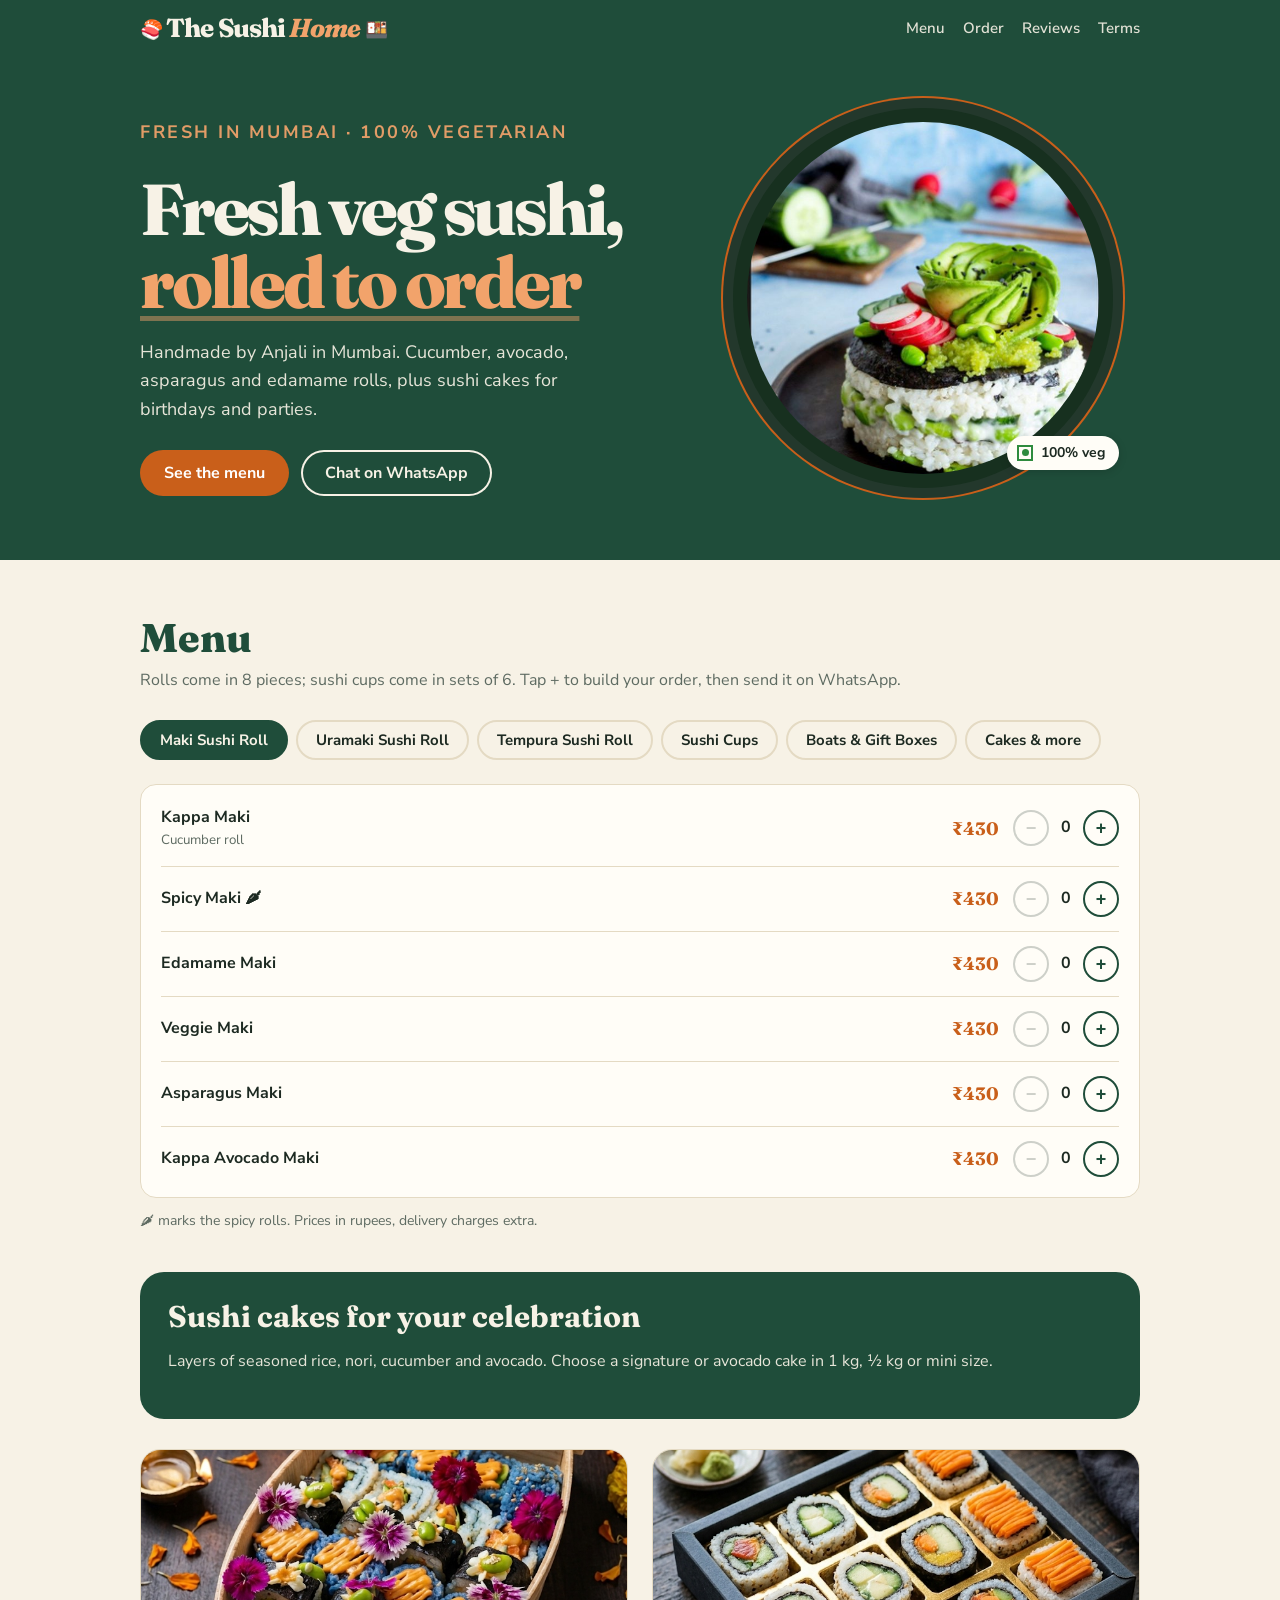
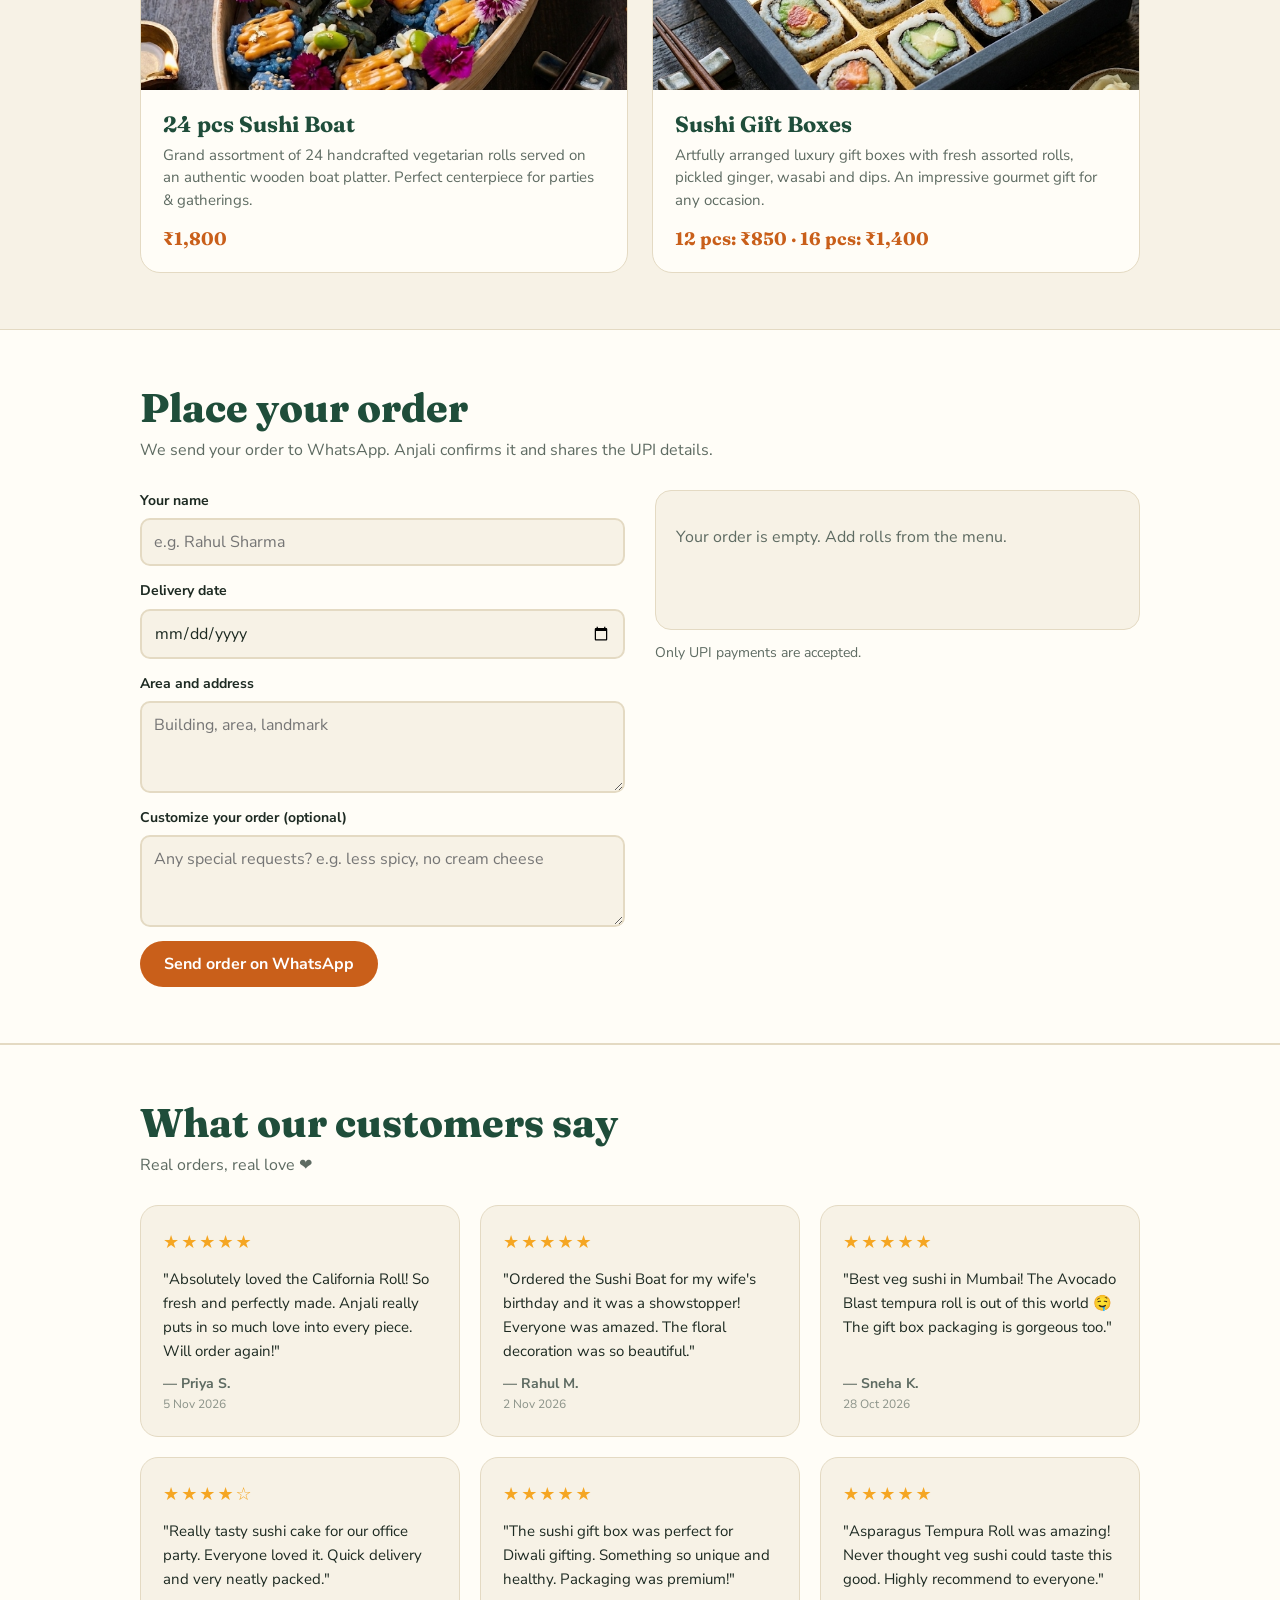
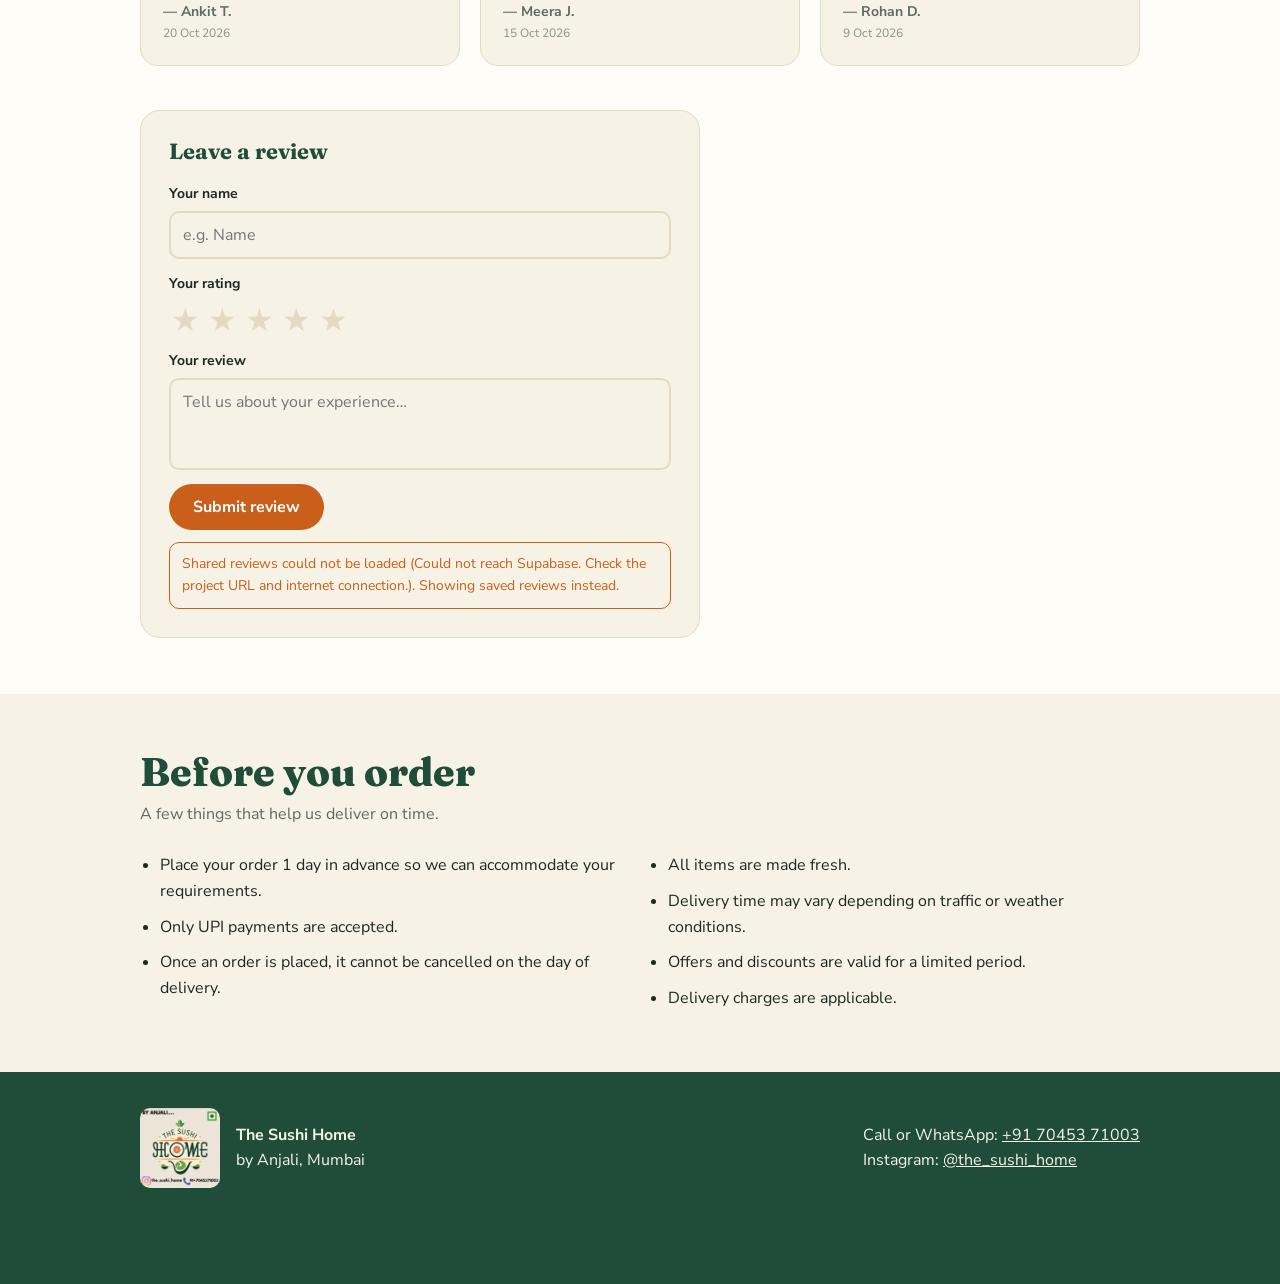
<file: index.html>
<!DOCTYPE html>
<html lang="en">

<head>
  <meta charset="utf-8">
  <meta name="viewport" content="width=device-width, initial-scale=1, viewport-fit=cover">
  <title>The Sushi Home – Fresh veg sushi, made to order</title>
  <meta name="description"
    content="Fresh vegetarian sushi handcrafted to order by Anjali in Mumbai. Authentic maki, uramaki, tempura rolls, and sushi cakes.">
  <link rel="icon" type="image/jpeg" href="images/logo.jpg">

  <!-- Open Graph / Meta -->
  <meta property="og:title" content="The Sushi Home – Fresh veg sushi, made to order">
  <meta property="og:description"
    content="Handmade by Anjali in Mumbai. 100% veg cucumber, avocado, asparagus, tempura rolls & sushi cakes.">
  <meta property="og:image" content="images/hero-sushi.jpg">
  <meta property="og:type" content="website">

  <link rel="preconnect" href="https://fonts.googleapis.com">
  <link rel="preconnect" href="https://fonts.gstatic.com" crossorigin>
  <link rel="stylesheet"
    href="https://fonts.googleapis.com/css2?family=Fraunces:opsz,wght@9..144,600;9..144,800&family=Nunito+Sans:wght@400;600;700&display=swap">
  <link rel="stylesheet" href="styles.css">
</head>

<body>
  <header>
    <div class="wrap">
      <a class="brand" href="#top"><span class="brand-sushi" aria-hidden="true">🍣</span> The Sushi <span>Home</span> <span class="brand-sushi" aria-hidden="true">🍱</span></a>
      <nav id="nav">
        <a href="#menu">Menu</a>
        <a href="#order">Order</a>
        <a href="#reviews">Reviews</a>
        <a href="#terms">Terms</a>
      </nav>
      <button class="hamburger" id="hamburger" aria-label="Open menu" aria-expanded="false">☰</button>
    </div>
  </header>

  <main id="top">
    <!-- Hero Section -->
    <div class="hero">
      <div class="wrap">
        <div>
          <p class="hero-kicker">Fresh in Mumbai · 100% vegetarian</p>
          <h1 id="hero-title" aria-live="polite">Fresh veg sushi, <span>rolled to order</span></h1>
          <p>Handmade by Anjali in Mumbai. Cucumber, avocado, asparagus and edamame rolls, plus sushi cakes for
            birthdays and parties.</p>
          <div class="row">
            <a class="btn" href="#menu">See the menu</a>
            <a class="btn ghost"
              href="https://wa.me/917045371003?text=Hi%20The%20Sushi%20Home%2C%20I%E2%80%99d%20like%20to%20order."
              target="_blank" rel="noopener">Chat on WhatsApp</a>
          </div>
        </div>
        <div class="disc">
          <img src="images/hero-sushi.jpg" alt="Avocado sushi cake with radish, edamame and nori">
          <div class="veg"><i></i>100% veg</div>
        </div>
      </div>
    </div>

    <!-- Menu Section -->
    <section id="menu">
      <div class="wrap">
        <h2>Menu</h2>
        <p class="sub">Rolls come in 8 pieces; sushi cups come in sets of 6. Tap + to build your order, then send it on WhatsApp.</p>
        <div class="tabs" role="tablist" id="tabs"></div>
        <div class="list" id="list"></div>
        <p class="note">🌶 marks the spicy rolls. Prices in rupees, delivery charges extra.</p>

        <div class="cake">
          <div>
            <h3>Sushi cakes for your celebration</h3>
            <p>Layers of seasoned rice, nori, cucumber and avocado. Choose a signature or avocado cake in 1 kg, ½ kg or
              mini size.</p>
          </div>
        </div>

        <!-- Party Boats & Gift Boxes Showcase -->
        <div class="feature-grid">
          <div class="feature-card">
            <img src="images/sushi-boat.jpg" alt="24 pcs Sushi Boat Platter">
            <div class="feature-card-body">
              <h3>24 pcs Sushi Boat</h3>
              <p>Grand assortment of 24 handcrafted vegetarian rolls served on an authentic wooden boat platter. Perfect
                centerpiece for parties & gatherings.</p>
              <div class="feature-price">₹1,800</div>
            </div>
          </div>
          <div class="feature-card">
            <img src="images/sushi-gift-box.jpg" alt="Sushi Gift Box">
            <div class="feature-card-body">
              <h3>Sushi Gift Boxes</h3>
              <p>Artfully arranged luxury gift boxes with fresh assorted rolls, pickled ginger, wasabi and dips. An
                impressive gourmet gift for any occasion.</p>
              <div class="feature-price">12 pcs: ₹850 · 16 pcs: ₹1,400</div>
            </div>
          </div>
        </div>
      </div>
    </section>

    <!-- Order Section -->
    <section class="order" id="order">
      <div class="wrap">
        <h2>Place your order</h2>
        <p class="sub">We send your order to WhatsApp. Anjali confirms it and shares the UPI details.</p>
        <div class="grid">
          <form id="f" onsubmit="return false">
            <label>
              Your name
              <input id="nm" name="name" autocomplete="name" placeholder="e.g. Rahul Sharma" maxlength="100" required>
            </label>
            <label>
              Delivery date
              <input id="dt" name="date" type="date" required>
            </label>
            <label>
              Area and address
              <textarea id="ad" name="address" rows="3" maxlength="500" placeholder="Building, area, landmark" required></textarea>
            </label>
            <label>
              Customize your order <span class="optional-label">(optional)</span>
              <textarea id="custom" name="customization" rows="3" maxlength="1000"
                placeholder="Any special requests? e.g. less spicy, no cream cheese"></textarea>
            </label>
            <button class="btn" id="send" type="button">Send order on WhatsApp</button>
            <p class="backend-status" id="order-status" role="status" aria-live="polite" hidden></p>
          </form>
          <div>
            <div class="sum" id="sum" aria-live="polite"></div>
            <p class="note">Only UPI payments are accepted.</p>
          </div>
        </div>
      </div>
    </section>

    <!-- Reviews Section -->
    <section id="reviews">
      <div class="wrap">
        <h2>What our customers say</h2>
        <p class="sub">Real orders, real love ❤️</p>
        <div class="reviews-grid" id="reviews-grid"></div>
        <div class="review-form-wrap">
          <h3>Leave a review</h3>
          <form id="rf" onsubmit="return false">
            <label>
              Your name
              <input id="rname" maxlength="100" placeholder="e.g. Name" autocomplete="name">
            </label>
            <label>
              Your rating
              <div class="star-pick" id="star-pick" role="group" aria-label="Rating">
                <button type="button" data-s="1" aria-label="1 star">★</button>
                <button type="button" data-s="2" aria-label="2 stars">★</button>
                <button type="button" data-s="3" aria-label="3 stars">★</button>
                <button type="button" data-s="4" aria-label="4 stars">★</button>
                <button type="button" data-s="5" aria-label="5 stars">★</button>
              </div>
            </label>
            <label>
              Your review
              <textarea id="rtext" rows="3" maxlength="1000" placeholder="Tell us about your experience…"></textarea>
            </label>
            <button class="btn" type="button" id="rsub">Submit review</button>
            <p class="review-thanks" id="rthanks" hidden>Thank you for your review! 🎉</p>
            <p class="backend-status" id="review-status" role="status" aria-live="polite" hidden></p>
          </form>
        </div>
      </div>
    </section>

    <!-- Terms Section -->
    <section id="terms">
      <div class="wrap">
        <h2>Before you order</h2>
        <p class="sub">A few things that help us deliver on time.</p>
        <ul class="terms">
          <li>Place your order 1 day in advance so we can accommodate your requirements.</li>
          <li>Only UPI payments are accepted.</li>
          <li>Once an order is placed, it cannot be cancelled on the day of delivery.</li>
          <li>All items are made fresh.</li>
          <li>Delivery time may vary depending on traffic or weather conditions.</li>
          <li>Offers and discounts are valid for a limited period.</li>
          <li>Delivery charges are applicable.</li>
        </ul>
      </div>
    </section>
  </main>

  <footer>
    <div class="wrap">
      <div style="display:flex;gap:16px;align-items:center">
        <img src="images/logo.jpg" alt="The Sushi Home logo">
        <div><strong>The Sushi Home</strong><br>by Anjali, Mumbai</div>
      </div>
      <div>
        Call or WhatsApp: <a href="tel:+917045371003">+91 70453 71003</a><br>
        Instagram: <a href="https://instagram.com/the_sushi_home" target="_blank" rel="noopener">@the_sushi_home</a>
      </div>
    </div>
  </footer>

  <!-- Sticky Bottom Order Summary Bar -->
  <div class="bar" id="bar">
    <div><strong id="bc"></strong></div>
    <a class="btn" href="#order">Review order</a>
  </div>

  <script src="supabase-config.js"></script>
  <script src="app.js"></script>
</body>

</html>
</file>
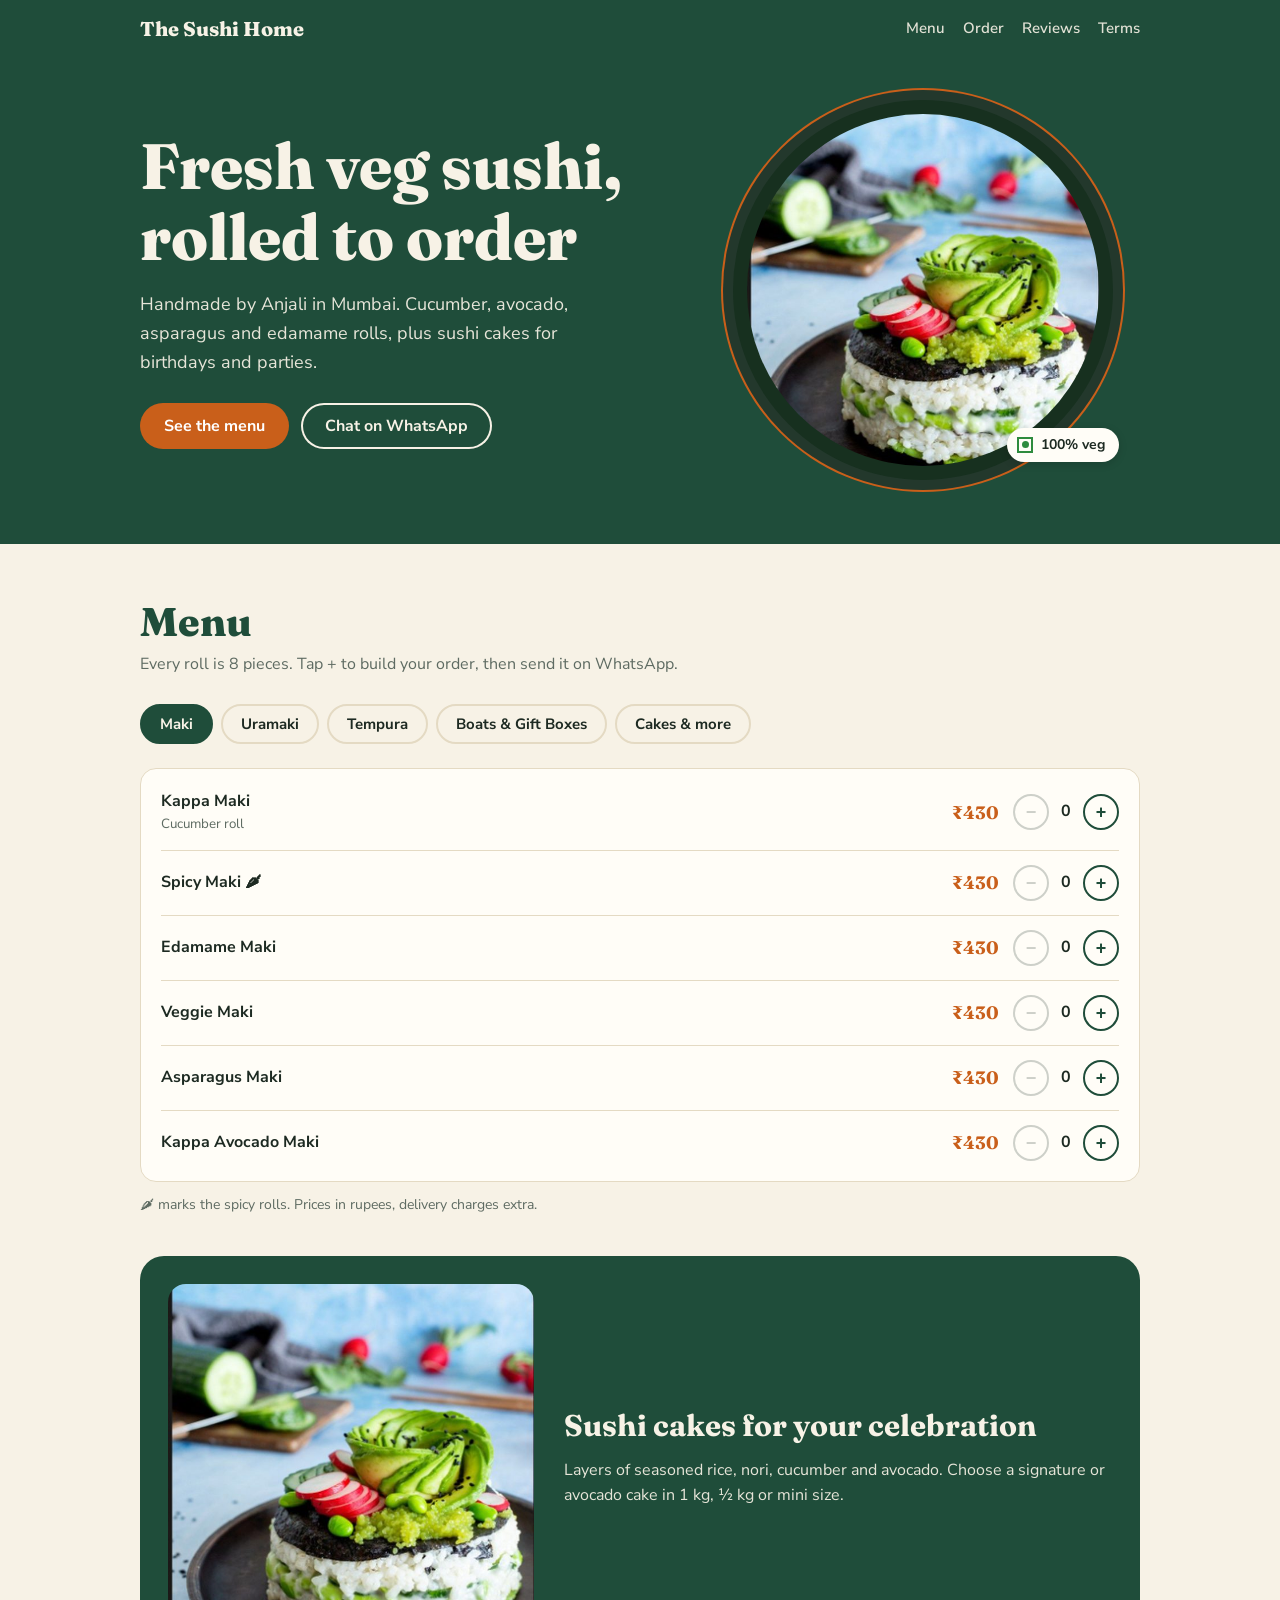
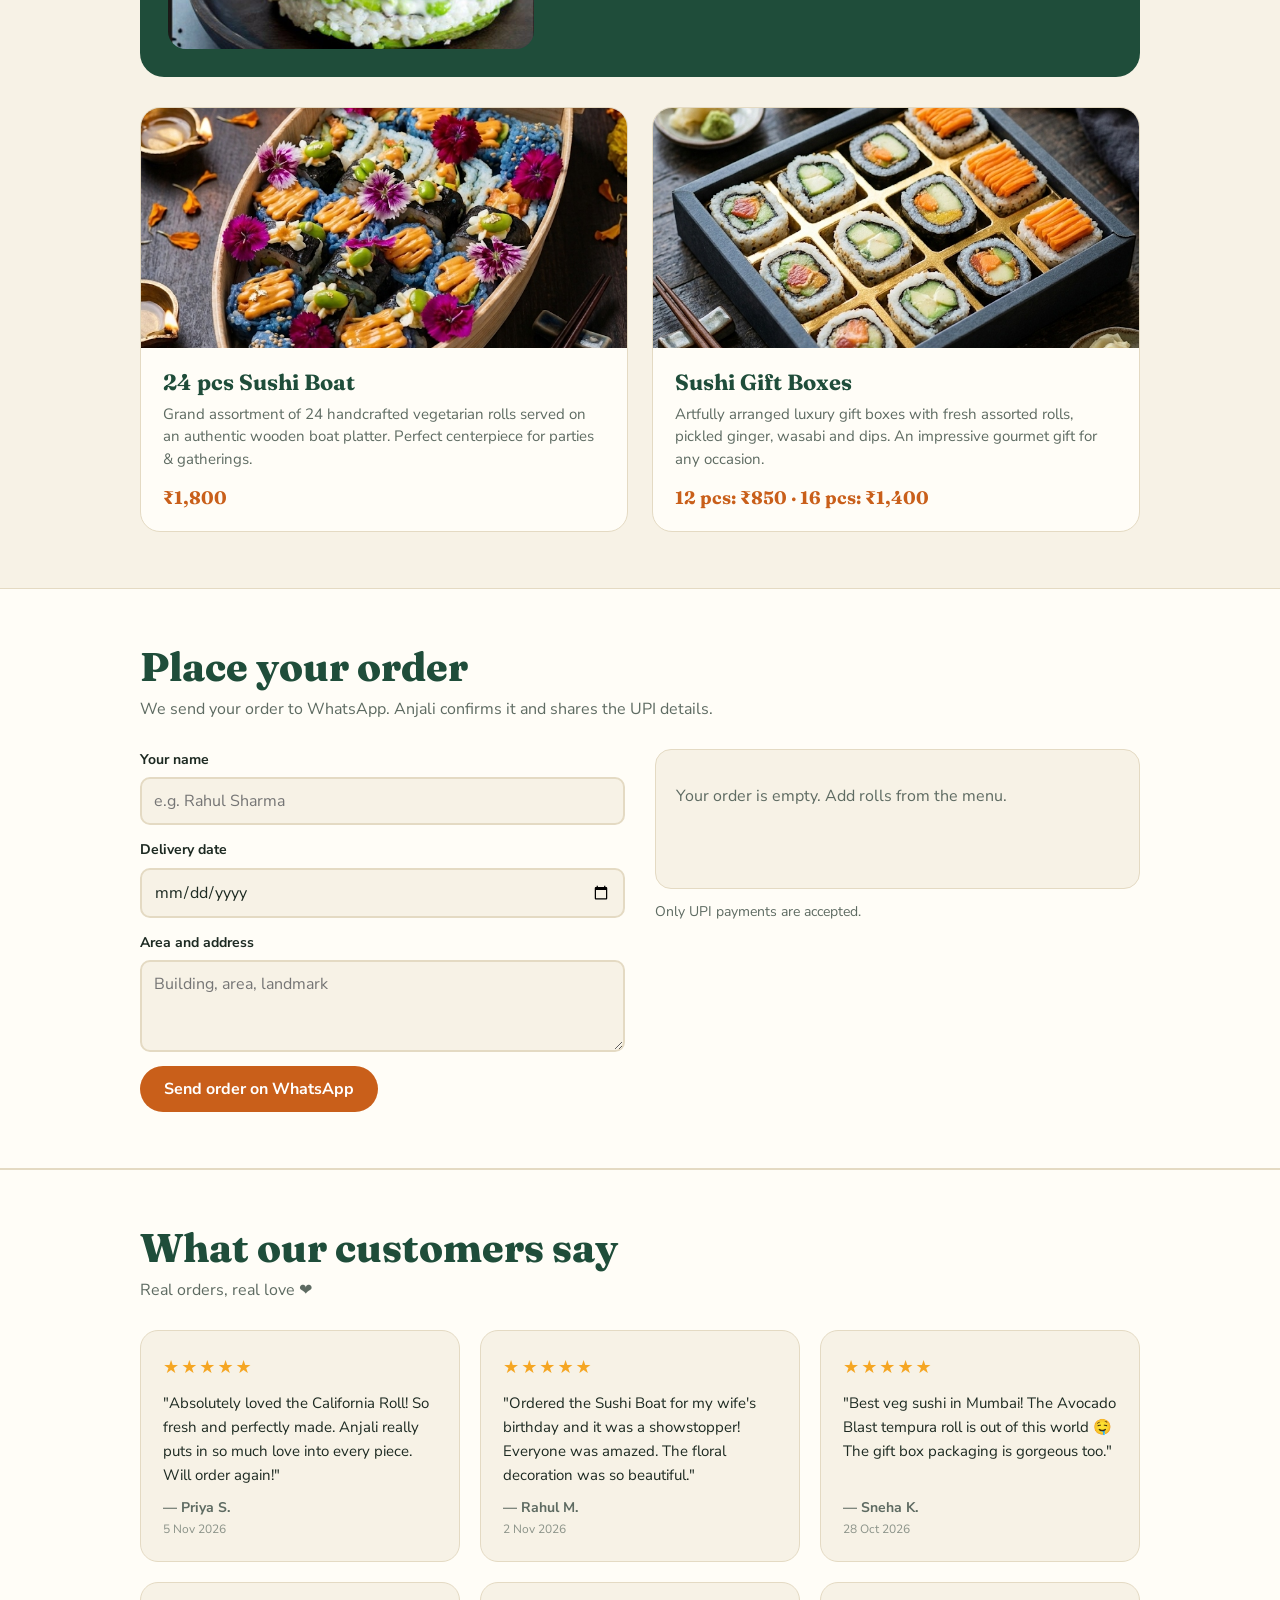
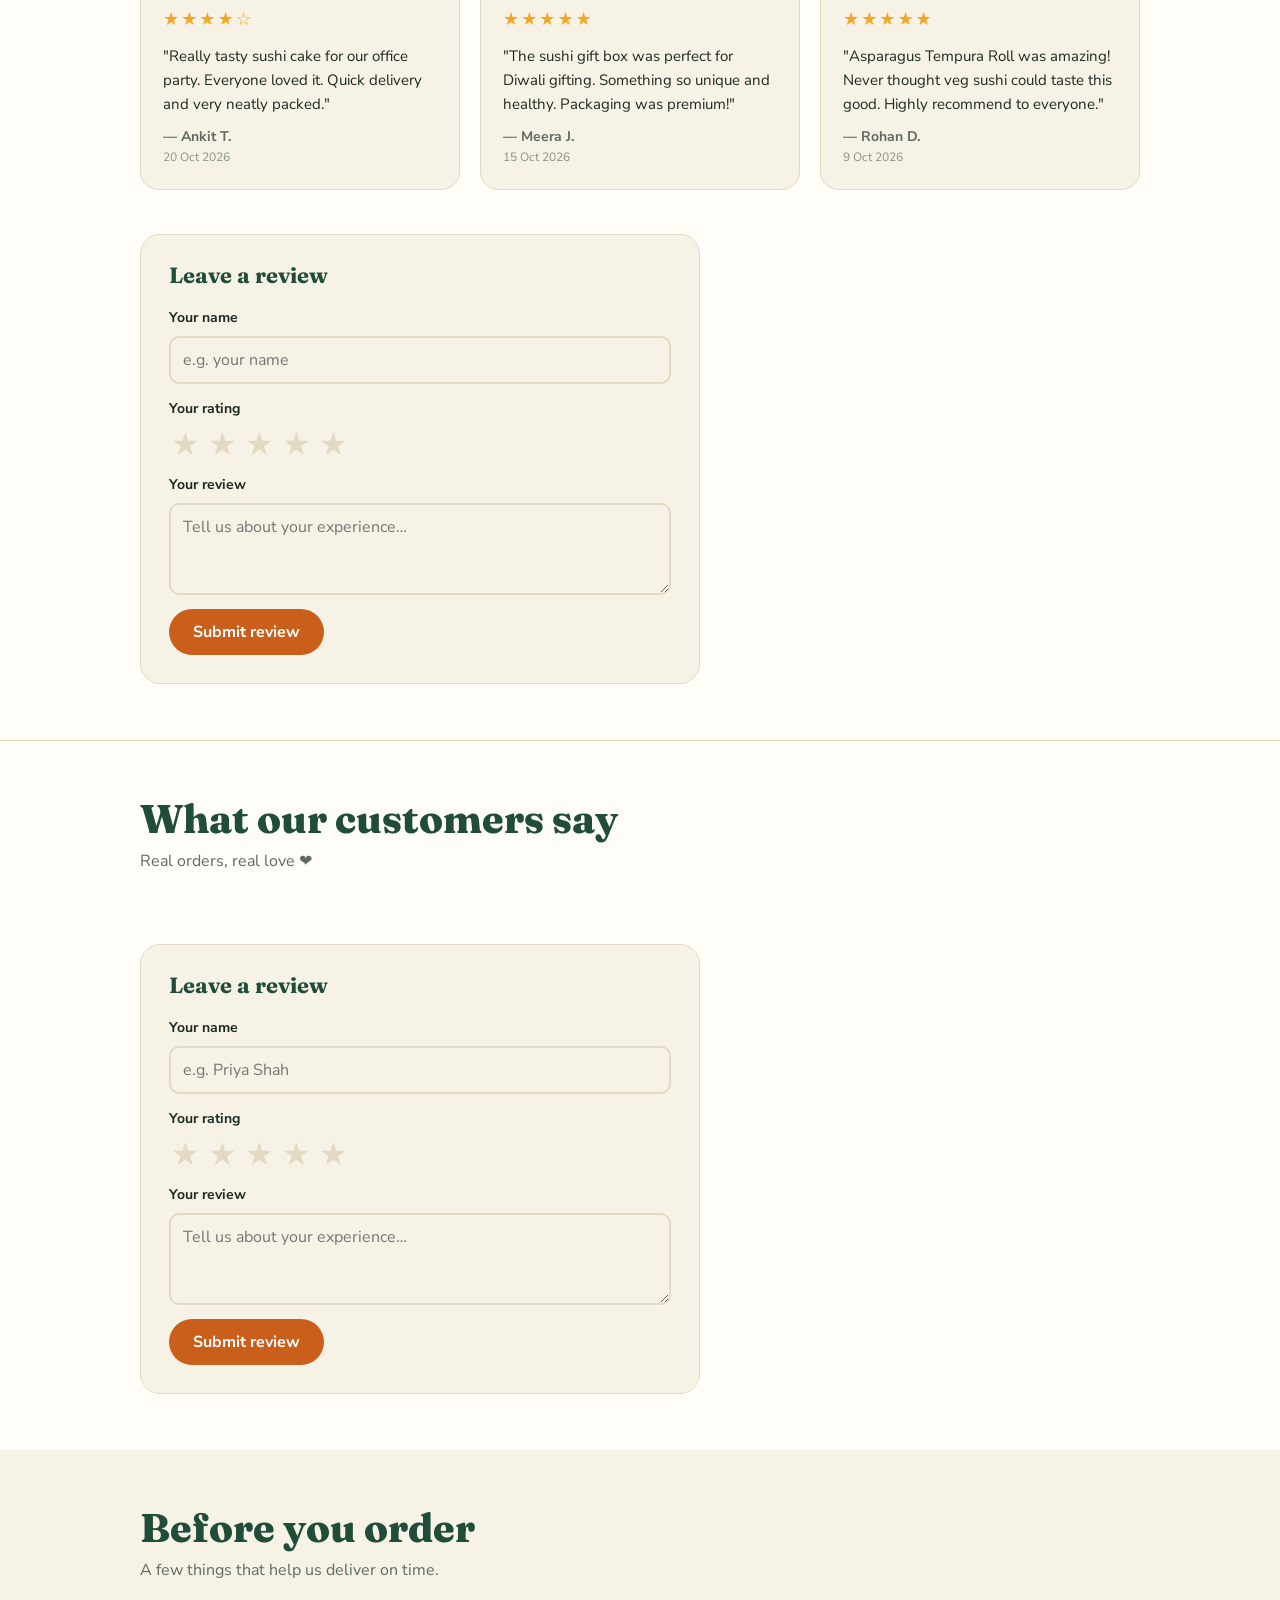
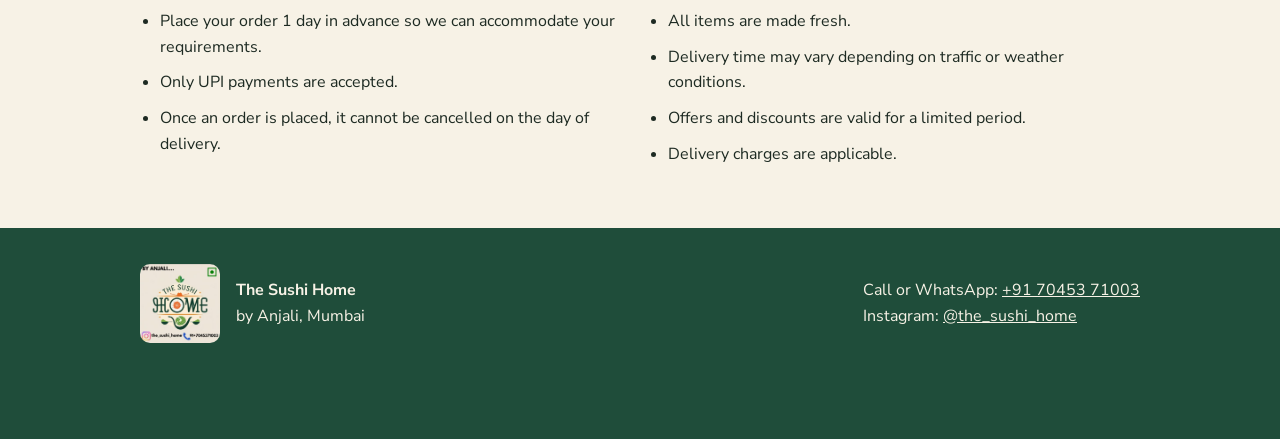
<file: sushi/index.html>
<!DOCTYPE html>
<html lang="en">

<head>
  <meta charset="utf-8">
  <meta name="viewport" content="width=device-width, initial-scale=1, viewport-fit=cover">
  <title>The Sushi Home – Fresh veg sushi, made to order</title>
  <meta name="description"
    content="Fresh vegetarian sushi handcrafted to order by Anjali in Mumbai. Authentic maki, uramaki, tempura rolls, and sushi cakes.">
  <link rel="icon" type="image/jpeg" href="images/logo.jpg">

  <!-- Open Graph / Meta -->
  <meta property="og:title" content="The Sushi Home – Fresh veg sushi, made to order">
  <meta property="og:description"
    content="Handmade by Anjali in Mumbai. 100% veg cucumber, avocado, asparagus, tempura rolls & sushi cakes.">
  <meta property="og:image" content="images/hero-sushi.jpg">
  <meta property="og:type" content="website">

  <link rel="preconnect" href="https://fonts.googleapis.com">
  <link rel="preconnect" href="https://fonts.gstatic.com" crossorigin>
  <link rel="stylesheet"
    href="https://fonts.googleapis.com/css2?family=Fraunces:opsz,wght@9..144,600;9..144,800&family=Nunito+Sans:wght@400;600;700&display=swap">
  <link rel="stylesheet" href="styles.css">
</head>

<body>
  <header>
    <div class="wrap">
      <a class="brand" href="#top">The Sushi Home</a>
      <nav id="nav">
        <a href="#menu">Menu</a>
        <a href="#order">Order</a>
        <a href="#reviews">Reviews</a>
        <a href="#terms">Terms</a>
      </nav>
      <button class="hamburger" id="hamburger" aria-label="Open menu" aria-expanded="false">☰</button>
    </div>
  </header>

  <main id="top">
    <!-- Hero Section -->
    <div class="hero">
      <div class="wrap">
        <div>
          <h1>Fresh veg sushi, rolled to order</h1>
          <p>Handmade by Anjali in Mumbai. Cucumber, avocado, asparagus and edamame rolls, plus sushi cakes for
            birthdays and parties.</p>
          <div class="row">
            <a class="btn" href="#menu">See the menu</a>
            <a class="btn ghost"
              href="https://wa.me/917045371003?text=Hi%20The%20Sushi%20Home%2C%20I%E2%80%99d%20like%20to%20order."
              target="_blank" rel="noopener">Chat on WhatsApp</a>
          </div>
        </div>
        <div class="disc">
          <img src="images/hero-sushi.jpg" alt="Avocado sushi cake with radish, edamame and nori">
          <div class="veg"><i></i>100% veg</div>
        </div>
      </div>
    </div>

    <!-- Menu Section -->
    <section id="menu">
      <div class="wrap">
        <h2>Menu</h2>
        <p class="sub">Every roll is 8 pieces. Tap + to build your order, then send it on WhatsApp.</p>
        <div class="tabs" role="tablist" id="tabs"></div>
        <div class="list" id="list"></div>
        <p class="note">🌶 marks the spicy rolls. Prices in rupees, delivery charges extra.</p>

        <div class="cake">
          <img src="images/cake-feature.jpg" alt="Avocado sushi cake">
          <div>
            <h3>Sushi cakes for your celebration</h3>
            <p>Layers of seasoned rice, nori, cucumber and avocado. Choose a signature or avocado cake in 1 kg, ½ kg or
              mini size.</p>
          </div>
        </div>

        <!-- Party Boats & Gift Boxes Showcase -->
        <div class="feature-grid">
          <div class="feature-card">
            <img src="images/sushi-boat.jpg" alt="24 pcs Sushi Boat Platter">
            <div class="feature-card-body">
              <h3>24 pcs Sushi Boat</h3>
              <p>Grand assortment of 24 handcrafted vegetarian rolls served on an authentic wooden boat platter. Perfect
                centerpiece for parties & gatherings.</p>
              <div class="feature-price">₹1,800</div>
            </div>
          </div>
          <div class="feature-card">
            <img src="images/sushi-gift-box.jpg" alt="Sushi Gift Box">
            <div class="feature-card-body">
              <h3>Sushi Gift Boxes</h3>
              <p>Artfully arranged luxury gift boxes with fresh assorted rolls, pickled ginger, wasabi and dips. An
                impressive gourmet gift for any occasion.</p>
              <div class="feature-price">12 pcs: ₹850 · 16 pcs: ₹1,400</div>
            </div>
          </div>
        </div>
      </div>
    </section>

    <!-- Order Section -->
    <section class="order" id="order">
      <div class="wrap">
        <h2>Place your order</h2>
        <p class="sub">We send your order to WhatsApp. Anjali confirms it and shares the UPI details.</p>
        <div class="grid">
          <form id="f" onsubmit="return false">
            <label>
              Your name
              <input id="nm" name="name" autocomplete="name" placeholder="e.g. Rahul Sharma" required>
            </label>
            <label>
              Delivery date
              <input id="dt" name="date" type="date" required>
            </label>
            <label>
              Area and address
              <textarea id="ad" name="address" rows="3" placeholder="Building, area, landmark" required></textarea>
            </label>
            <button class="btn" id="send" type="button">Send order on WhatsApp</button>
          </form>
          <div>
            <div class="sum" id="sum" aria-live="polite"></div>
            <p class="note">Only UPI payments are accepted.</p>
          </div>
        </div>
      </div>
    </section>

    <!-- Reviews Section -->
    <section id="reviews">
      <div class="wrap">
        <h2>What our customers say</h2>
        <p class="sub">Real orders, real love ❤️</p>

        <div class="reviews-grid" id="reviews-grid"></div>

        <div class="review-form-wrap">
          <h3>Leave a review</h3>
          <form id="rf" onsubmit="return false">
            <label>
              Your name
              <input id="rname" placeholder="e.g. your name" autocomplete="name">
            </label>
            <label>
              Your rating
              <div class="star-pick" id="star-pick" role="group" aria-label="Rating">
                <button type="button" data-s="1" aria-label="1 star">★</button>
                <button type="button" data-s="2" aria-label="2 stars">★</button>
                <button type="button" data-s="3" aria-label="3 stars">★</button>
                <button type="button" data-s="4" aria-label="4 stars">★</button>
                <button type="button" data-s="5" aria-label="5 stars">★</button>
              </div>
            </label>
            <label>
              Your review
              <textarea id="rtext" rows="3" placeholder="Tell us about your experience…"></textarea>
            </label>
            <button class="btn" type="button" id="rsub">Submit review</button>
            <p class="review-thanks" id="rthanks" hidden>Thank you for your review! 🎉</p>
          </form>
        </div>
      </div>
    </section>

    <!-- Reviews Section -->
    <section id="reviews">
      <div class="wrap">
        <h2>What our customers say</h2>
        <p class="sub">Real orders, real love ❤️</p>

        <div class="reviews-grid" id="reviews-grid"></div>

        <div class="review-form-wrap">
          <h3>Leave a review</h3>
          <form id="rf" onsubmit="return false">
            <label>
              Your name
              <input id="rname" placeholder="e.g. Priya Shah" autocomplete="name">
            </label>
            <label>
              Your rating
              <div class="star-pick" id="star-pick" role="group" aria-label="Rating">
                <button type="button" data-s="1" aria-label="1 star">★</button>
                <button type="button" data-s="2" aria-label="2 stars">★</button>
                <button type="button" data-s="3" aria-label="3 stars">★</button>
                <button type="button" data-s="4" aria-label="4 stars">★</button>
                <button type="button" data-s="5" aria-label="5 stars">★</button>
              </div>
            </label>
            <label>
              Your review
              <textarea id="rtext" rows="3" placeholder="Tell us about your experience…"></textarea>
            </label>
            <button class="btn" type="button" id="rsub">Submit review</button>
            <p class="review-thanks" id="rthanks" hidden>Thank you for your review! 🎉</p>
          </form>
        </div>
      </div>
    </section>

    <!-- Terms Section -->
    <section id="terms">
      <div class="wrap">
        <h2>Before you order</h2>
        <p class="sub">A few things that help us deliver on time.</p>
        <ul class="terms">
          <li>Place your order 1 day in advance so we can accommodate your requirements.</li>
          <li>Only UPI payments are accepted.</li>
          <li>Once an order is placed, it cannot be cancelled on the day of delivery.</li>
          <li>All items are made fresh.</li>
          <li>Delivery time may vary depending on traffic or weather conditions.</li>
          <li>Offers and discounts are valid for a limited period.</li>
          <li>Delivery charges are applicable.</li>
        </ul>
      </div>
    </section>
  </main>

  <footer>
    <div class="wrap">
      <div style="display:flex;gap:16px;align-items:center">
        <img src="images/logo.jpg" alt="The Sushi Home logo">
        <div><strong>The Sushi Home</strong><br>by Anjali, Mumbai</div>
      </div>
      <div>
        Call or WhatsApp: <a href="tel:+917045371003">+91 70453 71003</a><br>
        Instagram: <a href="https://instagram.com/the_sushi_home" target="_blank" rel="noopener">@the_sushi_home</a>
      </div>
    </div>
  </footer>

  <!-- Sticky Bottom Order Summary Bar -->
  <div class="bar" id="bar">
    <div><strong id="bc"></strong></div>
    <a class="btn" href="#order">Review order</a>
  </div>

  <script src="app.js"></script>
</body>

</html>
</file>
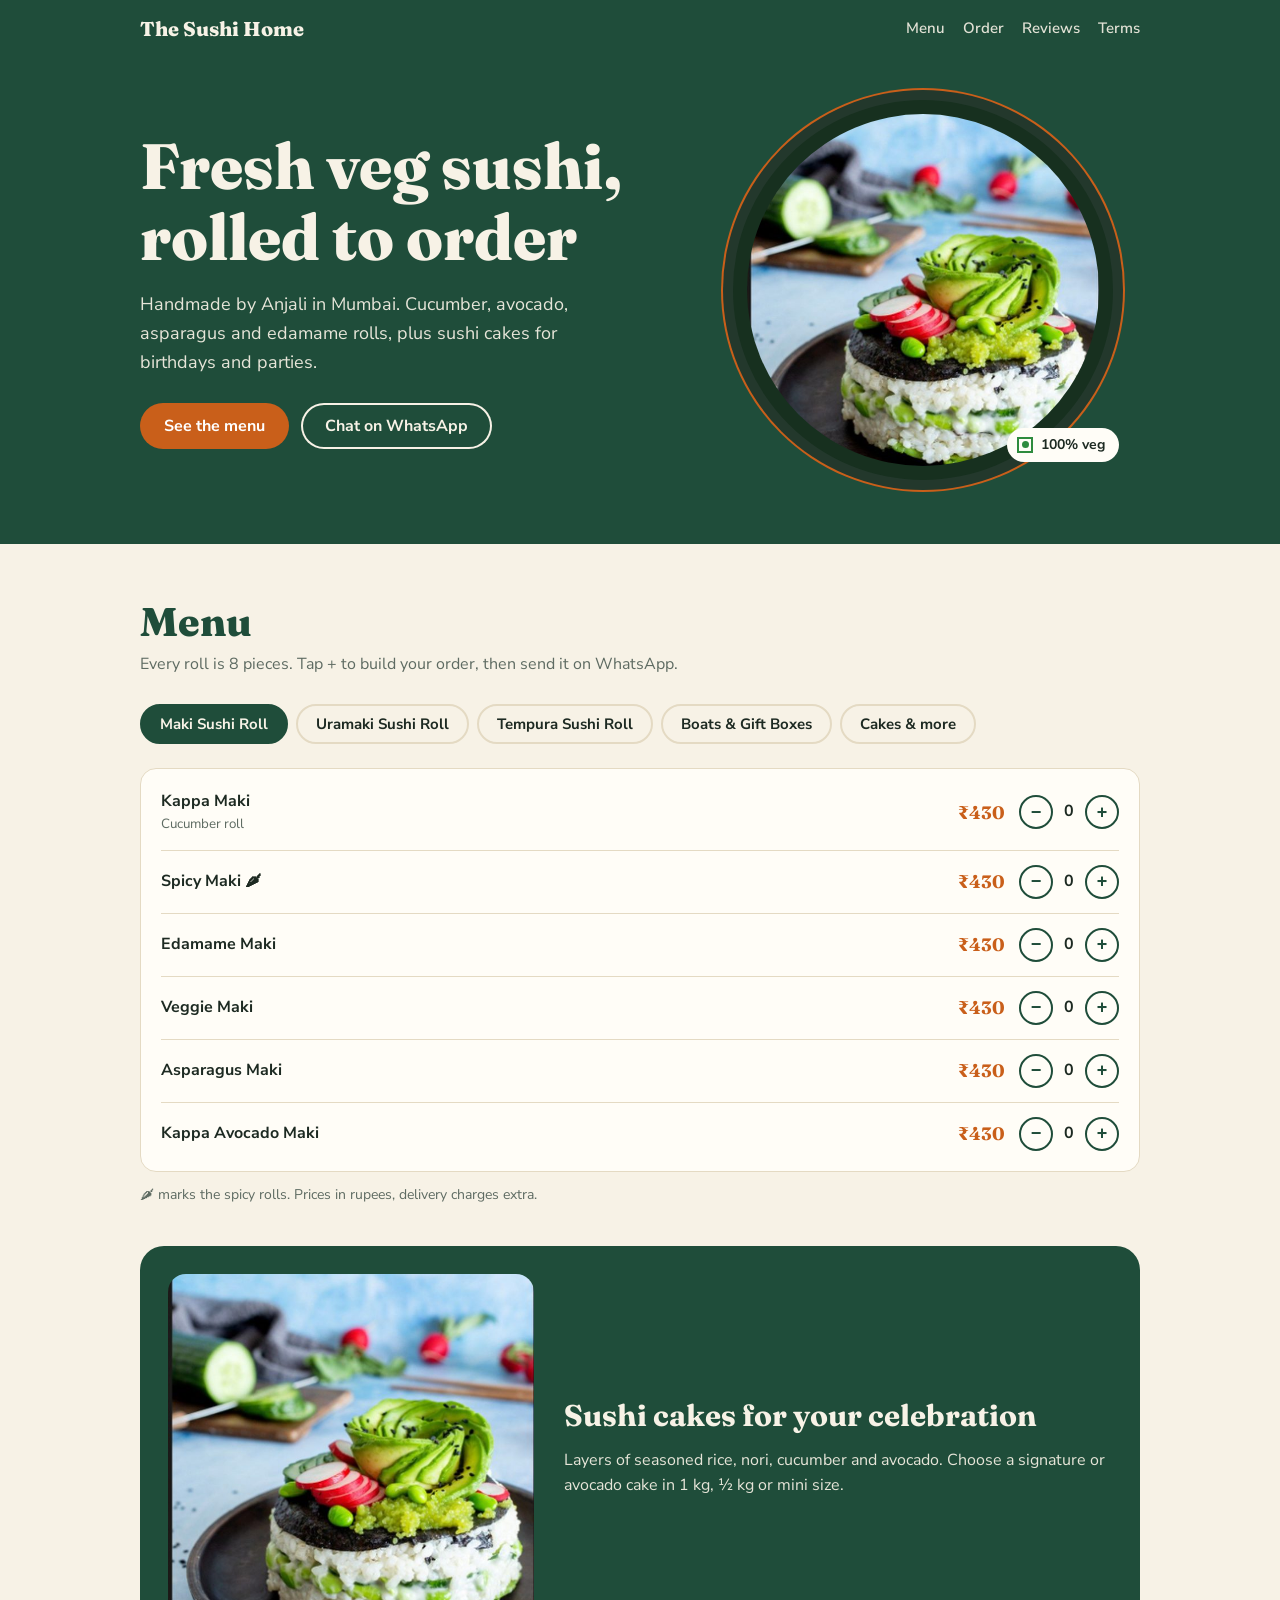
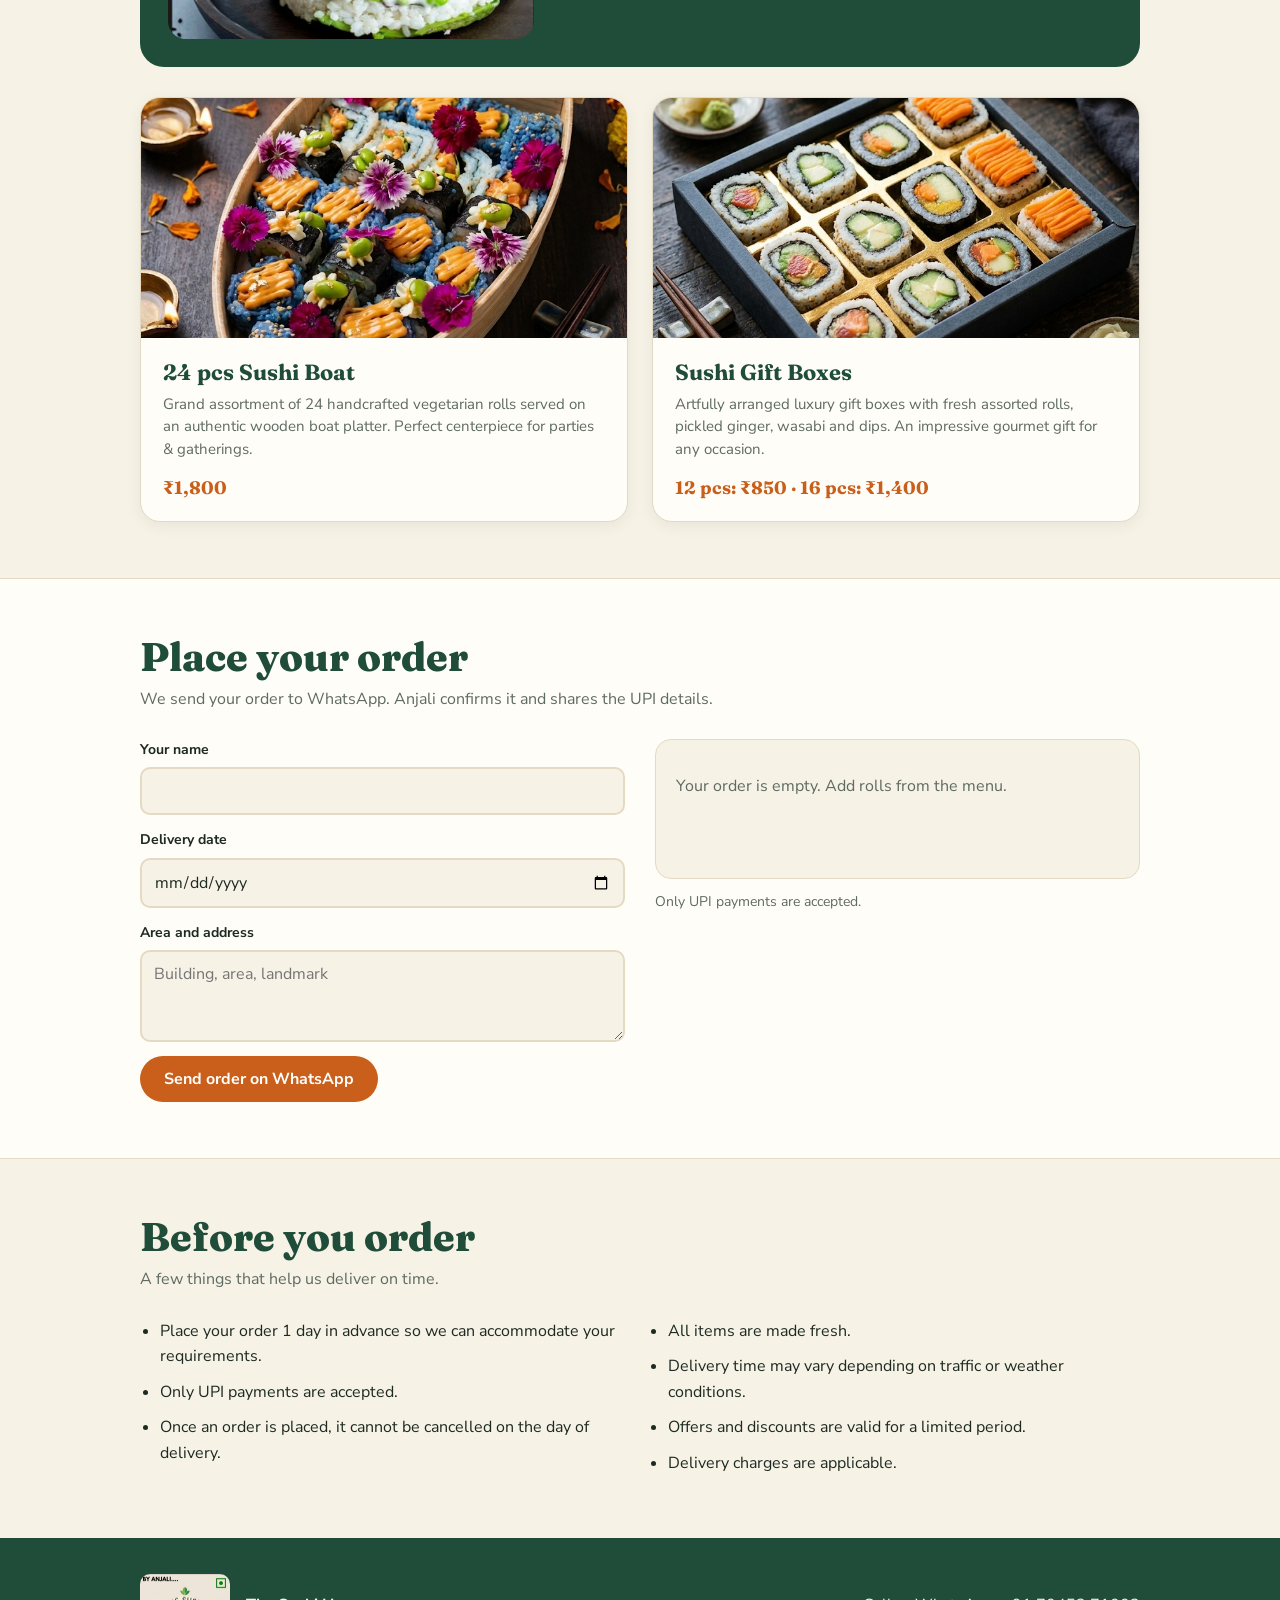
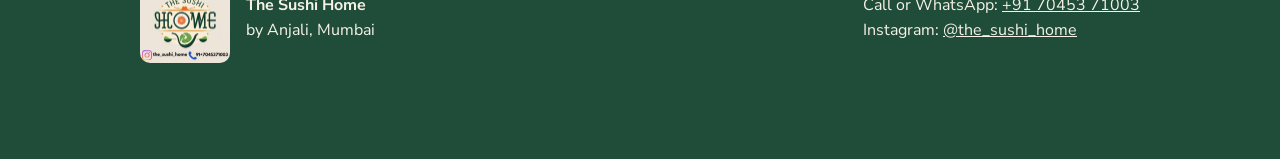
<file: sushi_home_website.html>
<!DOCTYPE html>
<html lang="en"><head><meta charset="utf-8">
<meta name="viewport" content="width=device-width, initial-scale=1, viewport-fit=cover">
<title>The Sushi Home – Fresh veg sushi, made to order</title>
<link rel="stylesheet" href="https://fonts.googleapis.com/css2?family=Fraunces:opsz,wght@9..144,600;9..144,800&family=Nunito+Sans:wght@400;600;700&display=swap">
<style>
:root{--bg:#F7F2E6;--card:#FFFDF7;--ink:#1D2A22;--mute:#5E6B62;--green:#1F4D3A;--leaf:#2E7D4F;--orange:#C95F1A;--line:#E4DAC3;--ong:#F7F2E6;color-scheme:light;
box-sizing:border-box;padding-top:env(safe-area-inset-top,0px);padding-bottom:env(safe-area-inset-bottom,0px)}
@media (prefers-color-scheme:dark){:root:not([data-theme="light"]){--bg:#101A15;--card:#17251D;--ink:#EEE8D8;--mute:#A9B3A9;--green:#0C2218;--leaf:#5FB383;--orange:#F08A3E;--line:#2A3B31;--ong:#F2EBDA;color-scheme:dark}}
:root[data-theme="dark"]{--bg:#101A15;--card:#17251D;--ink:#EEE8D8;--mute:#A9B3A9;--green:#0C2218;--leaf:#5FB383;--orange:#F08A3E;--line:#2A3B31;--ong:#F2EBDA;color-scheme:dark}
*{box-sizing:border-box}html{scroll-behavior:smooth;scroll-padding-top:70px}
body{margin:0;background:var(--bg);color:var(--ink);font:400 16px/1.6 "Nunito Sans",system-ui,sans-serif}
h1,h2,h3{font-family:Fraunces,Georgia,serif;line-height:1.1;margin:0}
img{max-width:100%;display:block}a{color:inherit}
.wrap{max-width:1040px;margin:0 auto;padding:0 20px}
header{position:sticky;top:0;z-index:20;background:var(--green);color:var(--ong)}
header .wrap{display:flex;align-items:center;justify-content:space-between;height:56px}
.brand{font:800 20px Fraunces,Georgia,serif;text-decoration:none}
nav{display:flex;gap:18px;font-weight:600;font-size:15px}nav a{text-decoration:none;opacity:.9}
.btn{display:inline-block;border:0;border-radius:999px;padding:12px 24px;font:700 16px "Nunito Sans",sans-serif;background:var(--orange);color:#fff;text-decoration:none;cursor:pointer}
.btn.ghost{background:transparent;color:var(--ong);box-shadow:inset 0 0 0 2px var(--ong)}
:focus-visible{outline:3px solid var(--orange);outline-offset:3px}
.hero{background:var(--green);color:var(--ong);padding:44px 0 64px;overflow:hidden}
.hero .wrap{display:grid;grid-template-columns:1.1fr .9fr;gap:36px;align-items:center}
.hero h1{font-size:clamp(38px,6vw,64px);font-weight:800}
.hero p{max-width:460px;font-size:18px;margin:18px 0 26px;opacity:.92}
.hero .row{display:flex;gap:12px;flex-wrap:wrap}
.disc{position:relative;width:min(100%,380px);aspect-ratio:1;margin:0 auto;border-radius:50%;padding:14px;background:#17301f;box-shadow:0 0 0 10px #23382c,0 0 0 12px var(--orange)}
.disc img{width:100%;height:100%;border-radius:50%;object-fit:cover}
.veg{position:absolute;right:-6px;bottom:18px;background:var(--card);color:var(--ink);border-radius:999px;padding:6px 14px 6px 10px;font-weight:700;font-size:14px;display:flex;gap:8px;align-items:center}
.veg i{width:16px;height:16px;border:2px solid #2E8B3E;display:grid;place-items:center}.veg i:after{content:"";width:7px;height:7px;border-radius:50%;background:#2E8B3E}
section{padding:56px 0}
h2{font-size:clamp(28px,4vw,40px);font-weight:800;color:var(--green)}
@media (prefers-color-scheme:dark){:root:not([data-theme="light"]) h2{color:var(--ink)}}
.sub{color:var(--mute);margin:8px 0 26px}
.tabs{display:flex;gap:8px;overflow-x:auto;padding-bottom:6px;margin-bottom:18px}
.tab{flex:none;border:2px solid var(--line);background:transparent;color:var(--ink);border-radius:999px;padding:8px 18px;font:700 15px "Nunito Sans",sans-serif;cursor:pointer}
.tab[aria-selected=true]{background:var(--green);border-color:var(--green);color:var(--ong)}
.list{background:var(--card);border:1px solid var(--line);border-radius:16px;padding:6px 20px}
.item{display:flex;align-items:center;gap:14px;padding:14px 0;border-bottom:1px solid var(--line)}.item:last-child{border:0}
.item .thumb{width:58px;height:58px;border-radius:12px;object-fit:cover;flex-shrink:0;border:1px solid var(--line)}
.item .n{flex:1;font-weight:700}.item .n small{display:block;font-weight:400;color:var(--mute)}
.price{font:700 18px Fraunces,Georgia,serif;color:var(--orange);min-width:64px;text-align:right}
.qty{display:flex;align-items:center;gap:6px}
.qty button{width:34px;height:34px;border-radius:50%;border:2px solid var(--green);background:transparent;color:var(--green);font:700 18px sans-serif;cursor:pointer}
@media (prefers-color-scheme:dark){:root:not([data-theme="light"]) .qty button{border-color:var(--leaf);color:var(--leaf)}}
.qty span{min-width:20px;text-align:center;font-weight:700}
.note{margin-top:12px;color:var(--mute);font-size:14px}
.cake{display:grid;grid-template-columns:.8fr 1.2fr;gap:30px;align-items:center;background:var(--green);color:var(--ong);border-radius:24px;padding:28px;margin-top:40px}
.cake img{border-radius:18px;aspect-ratio:1;object-fit:cover;width:100%}
.cake h3{font-size:30px}.cake p{opacity:.92}
.feature-grid{display:grid;grid-template-columns:1fr 1fr;gap:24px;margin-top:30px}
.feature-card{background:var(--card);border:1px solid var(--line);border-radius:20px;overflow:hidden;display:flex;flex-direction:column;box-shadow:0 4px 16px rgba(0,0,0,.06)}
.feature-card img{width:100%;height:240px;object-fit:cover;object-position:center}
.feature-card-body{padding:22px;display:flex;flex-direction:column;flex:1}
.feature-card-body h3{font-size:22px;margin-bottom:8px;color:var(--green)}
@media (prefers-color-scheme:dark){:root:not([data-theme="light"]) .feature-card-body h3{color:var(--ink)}}
.feature-card-body p{color:var(--mute);font-size:15px;line-height:1.5;margin:0 0 16px;flex:1}
.feature-price{font:700 18px Fraunces,Georgia,serif;color:var(--orange)}
@media (max-width:760px){.feature-grid{grid-template-columns:1fr}}
.order{background:var(--card);border-top:1px solid var(--line);border-bottom:1px solid var(--line)}
.grid{display:grid;grid-template-columns:1fr 1fr;gap:30px}
form label{display:block;font-weight:700;font-size:14px;margin:0 0 14px}
input,textarea{display:block;width:100%;margin-top:6px;padding:11px 12px;border:2px solid var(--line);border-radius:10px;background:var(--bg);color:var(--ink);font:400 16px "Nunito Sans",sans-serif}
.sum{background:var(--bg);border:1px solid var(--line);border-radius:16px;padding:18px 20px;min-height:140px}
.sum div{display:flex;justify-content:space-between;gap:10px;padding:5px 0}
.sum .t{border-top:2px solid var(--line);margin-top:8px;padding-top:10px;font-weight:800;font-size:18px}
.empty{color:var(--mute)}
.terms{columns:2;column-gap:36px;padding-left:20px;margin:0}.terms li{margin-bottom:10px;break-inside:avoid}
footer{background:var(--green);color:var(--ong);padding:36px 0 96px}
footer .wrap{display:flex;gap:24px;align-items:center;justify-content:space-between;flex-wrap:wrap}
footer img{width:90px;border-radius:10px}
.bar{position:fixed;left:0;right:0;bottom:0;z-index:30;background:var(--green);color:var(--ong);padding:10px 20px calc(10px + env(safe-area-inset-bottom,0px));display:none;align-items:center;justify-content:space-between;gap:12px}
.bar.on{display:flex}
@media (max-width:760px){.hero .wrap,.cake,.grid{grid-template-columns:1fr}.hero h1{font-size:clamp(30px,9vw,48px)}.hero .row{justify-content:center}.disc{width:min(100%,260px)}.terms{columns:1}nav{display:none}nav.open{display:flex;flex-direction:column;position:fixed;top:56px;left:0;right:0;background:var(--green);padding:16px 20px 24px;z-index:19;gap:0}nav.open a{padding:14px 0;border-bottom:1px solid rgba(255,255,255,0.1);font-size:17px}.hamburger{display:flex}.feature-grid{grid-template-columns:1fr}.reviews-grid{grid-template-columns:1fr}section{padding:40px 0}.item .thumb{width:56px;height:56px}}
@media (prefers-reduced-motion:reduce){html{scroll-behavior:auto}}
.hamburger{display:none;background:transparent;border:none;color:var(--ong);font-size:24px;cursor:pointer;padding:4px 8px;line-height:1}
#reviews{background:var(--card);border-top:1px solid var(--line)}
.reviews-grid{display:grid;grid-template-columns:repeat(auto-fill,minmax(260px,1fr));gap:20px;margin-bottom:44px}
.review-card{background:var(--bg);border:1px solid var(--line);border-radius:18px;padding:22px;display:flex;flex-direction:column;gap:10px}
.review-stars{color:#F5A623;font-size:18px;letter-spacing:2px}
.review-text{color:var(--ink);font-size:15px;line-height:1.6;flex:1;margin:0}
.review-author{font-weight:700;font-size:14px;color:var(--mute)}
.review-date{font-size:12px;color:var(--mute);opacity:.7}
.review-form-wrap{background:var(--bg);border:1px solid var(--line);border-radius:20px;padding:28px;max-width:560px}
.review-form-wrap h3{font-size:22px;margin-bottom:20px;color:var(--green)}
.star-pick{display:flex;gap:4px;margin-top:8px}
.star-pick button{background:transparent;border:none;font-size:32px;color:var(--line);cursor:pointer;padding:0 2px;transition:color .15s;line-height:1}
.star-pick button.lit{color:#F5A623}
.review-thanks{color:var(--leaf);font-weight:700;margin-top:10px}

</style></head><body>
<header><div class="wrap"><a class="brand" href="#top">The Sushi Home</a><nav id="nav"><a href="#menu">Menu</a><a href="#order">Order</a><a href="#reviews">Reviews</a><a href="#terms">Terms</a></nav><button class="hamburger" id="hamburger" aria-label="Open menu" aria-expanded="false">☰</button></div></header>
<main id="top">
<div class="hero"><div class="wrap">
<div><h1>Fresh veg sushi, rolled to order</h1>
<p>Handmade by Anjali in Mumbai. Cucumber, avocado, asparagus and edamame rolls, plus sushi cakes for birthdays and parties.</p>
<div class="row"><a class="btn" href="#menu">See the menu</a><a class="btn ghost" href="https://wa.me/917045371003?text=Hi%20The%20Sushi%20Home%2C%20I%E2%80%99d%20like%20to%20order." target="_blank" rel="noopener">Chat on WhatsApp</a></div></div>
<div class="disc"><img src="[data-uri]" alt="Avocado sushi cake with radish, edamame and nori"><div class="veg"><i></i>100% veg</div></div>
</div></div>

<section id="menu"><div class="wrap">
<h2>Menu</h2><p class="sub">Every roll is 8 pieces. Tap + to build your order, then send it on WhatsApp.</p>
<div class="tabs" role="tablist" id="tabs"></div>
<div class="list" id="list"></div>
<p class="note">🌶 marks the spicy rolls. Prices in rupees, delivery charges extra.</p>
<div class="cake"><img src="[data-uri]" alt="Avocado sushi cake"><div><h3>Sushi cakes for your celebration</h3><p>Layers of seasoned rice, nori, cucumber and avocado. Choose a signature or avocado cake in 1 kg, ½ kg or mini size.</p></div></div>

<div class="feature-grid">
  <div class="feature-card">
    <img src="images/sushi-boat.jpg" alt="24 pcs Sushi Boat Platter">
    <div class="feature-card-body">
      <h3>24 pcs Sushi Boat</h3>
      <p>Grand assortment of 24 handcrafted vegetarian rolls served on an authentic wooden boat platter. Perfect centerpiece for parties & gatherings.</p>
      <div class="feature-price">₹1,800</div>
    </div>
  </div>
  <div class="feature-card">
    <img src="images/sushi-gift-box.jpg" alt="Sushi Gift Box">
    <div class="feature-card-body">
      <h3>Sushi Gift Boxes</h3>
      <p>Artfully arranged luxury gift boxes with fresh assorted rolls, pickled ginger, wasabi and dips. An impressive gourmet gift for any occasion.</p>
      <div class="feature-price">12 pcs: ₹850 · 16 pcs: ₹1,400</div>
    </div>
  </div>
</div>
</div></section>

<section class="order" id="order"><div class="wrap">
<h2>Place your order</h2><p class="sub">We send your order to WhatsApp. Anjali confirms it and shares the UPI details.</p>
<div class="grid">
<form id="f" onsubmit="return false">
<label>Your name<input id="nm" autocomplete="name"></label>
<label>Delivery date<input id="dt" type="date"></label>
<label>Area and address<textarea id="ad" rows="3" placeholder="Building, area, landmark"></textarea></label>
<button class="btn" id="send" type="button">Send order on WhatsApp</button>
</form>
<div><div class="sum" id="sum" aria-live="polite"></div><p class="note">Only UPI payments are accepted.</p></div>
</div></div></section>

<section id="terms"><div class="wrap"><h2>Before you order</h2><p class="sub">A few things that help us deliver on time.</p>
<ul class="terms">
<li>Place your order 1 day in advance so we can accommodate your requirements.</li>
<li>Only UPI payments are accepted.</li>
<li>Once an order is placed, it cannot be cancelled on the day of delivery.</li>
<li>All items are made fresh.</li>
<li>Delivery time may vary depending on traffic or weather conditions.</li>
<li>Offers and discounts are valid for a limited period.</li>
<li>Delivery charges are applicable.</li></ul></div></section>
</main>
<footer><div class="wrap"><div style="display:flex;gap:16px;align-items:center"><img src="[data-uri]" alt="The Sushi Home logo"><div><strong>The Sushi Home</strong><br>by Anjali, Mumbai</div></div>
<div>Call or WhatsApp: <a href="tel:+917045371003">+91 70453 71003</a><br>Instagram: <a href="https://instagram.com/the_sushi_home" target="_blank" rel="noopener">@the_sushi_home</a></div></div></footer>
<div class="bar" id="bar"><div><strong id="bc"></strong></div><a class="btn" href="#order">Review order</a></div>
<script>
const M={"Maki Sushi Roll":[["Kappa Maki",430,"Cucumber roll"],["Spicy Maki 🌶",430],["Edamame Maki",430],["Veggie Maki",430],["Asparagus Maki",430],["Kappa Avocado Maki",430]],
"Uramaki Sushi Roll":[["Classic Cucumber",430],["California Roll",430],["Summer Roll",430],["Avocado Roll",430],["Veggie Supreme",430],["Spicy Avocado 🌶",430],["Asparagus Cream Cheese Roll",430],["Avocado Asparagus Roll",430]],
"Tempura Sushi Roll":[["Japanese Spice Roll",430],["TSC Signature Roll",430],["Avocado Blast",480],["Crunchy Edamame Roll",430],["Asparagus Tempura Roll",430],["Assorted Veggies Tempura Roll",430],["Baby Corn Tempura Roll",430],["Rock Corn Tempura Roll",430]],
"Boats & Gift Boxes":[["24 pcs Sushi Boat",1800,"24 pcs signature veg assortment on a boat platter","images/sushi-boat.jpg"],["12 pcs Sushi Gift Box",850,"12 pcs handcrafted veg sushi in a gift box","images/sushi-gift-box.jpg"],["16 pcs Sushi Gift Box",1400,"16 pcs luxury veg sushi assortment in a gift box","images/sushi-gift-box.jpg"]],
"Cakes & more":[["1 kg Signature Sushi Cake",1800],["1 kg Avocado Sushi Cake",2000],["½ kg Signature Sushi Cake",1000],["½ kg Avocado Sushi Cake",1200],["Mini Sushi Cake",700],["Sushi Bowl",500],["Edamame Starter",400]]};
const q={};let cur="Maki Sushi Roll";
const $=id=>document.getElementById(id),R=n=>"₹"+n.toLocaleString("en-IN");
function tabs(){$("tabs").innerHTML=Object.keys(M).map(k=>`<button class="tab" role="tab" aria-selected="${k==cur}" data-k="${k}">${k}</button>`).join("")}
function list(){$("list").innerHTML=M[cur].map(([n,p,d,img],i)=>{const key=cur+i;const im=img?`<img class="thumb" src="${img}" alt="${n}" loading="lazy">`:"";return `<div class="item">${im}<div class="n">${n}${d?`<small>${d}</small>`:""}</div><div class="price">${R(p)}</div><div class="qty"><button aria-label="Remove one ${n}" data-d="-1" data-k="${key}">−</button><span>${q[key]||0}</span><button aria-label="Add one ${n}" data-d="1" data-k="${key}">+</button></div></div>`}).join("")}
function lines(){const o=[];for(const c in M)M[c].forEach(([n,p],i)=>{const x=q[c+i];if(x)o.push([n.replace(" 🌶",""),p,x])});return o}
function sum(){const L=lines(),t=L.reduce((a,[,p,x])=>a+p*x,0),c=L.reduce((a,[,,x])=>a+x,0);
$("sum").innerHTML=L.length?L.map(([n,p,x])=>`<div><span>${x} × ${n}</span><span>${R(p*x)}</span></div>`).join("")+`<div class="t"><span>Total</span><span>${R(t)}</span></div>`:`<p class="empty">Your order is empty. Add rolls from the menu.</p>`;
$("bar").classList.toggle("on",c>0);$("bc").textContent=`${c} item${c>1?"s":""} · ${R(t)}`}
document.addEventListener("click",e=>{const b=e.target.closest("button");if(!b)return;
if(b.dataset.k&&b.classList.contains("tab")){cur=b.dataset.k;tabs();list()}
else if(b.dataset.d){const k=b.dataset.k;q[k]=Math.max(0,(q[k]||0)+ +b.dataset.d);list();sum()}});
$("send").onclick=()=>{const L=lines();if(!L.length){$("sum").innerHTML='<p class="empty">Your order is empty. Tap + next to a roll in the menu first.</p>';$("sum").scrollIntoView({block:"center"});return}
const t=L.reduce((a,[,p,x])=>a+p*x,0);
const fmtDt=v=>{if(!v)return"-";const[y,m,d]=v.split("-");if(!d)return v;const mon=["Jan","Feb","Mar","Apr","May","Jun","Jul","Aug","Sep","Oct","Nov","Dec"];return `${d}-${m}-${y} (${d} ${mon[+m-1]||m} ${y})`};
const msg=`Hi The Sushi Home, I’d like to order:\n`+L.map(([n,,x])=>`• ${x} × ${n}`).join("\n")+`\nTotal: ${R(t)} (delivery extra)\nName: ${$("nm").value||"-"}\nDelivery date: ${fmtDt($("dt").value)}\nAddress: ${$("ad").value||"-"}`;
const u="https://wa.me/917045371003?text="+encodeURIComponent(msg);if(!window.open(u,"_blank"))location.href=u};
tabs();list();sum();
</script></body></html>
</file>
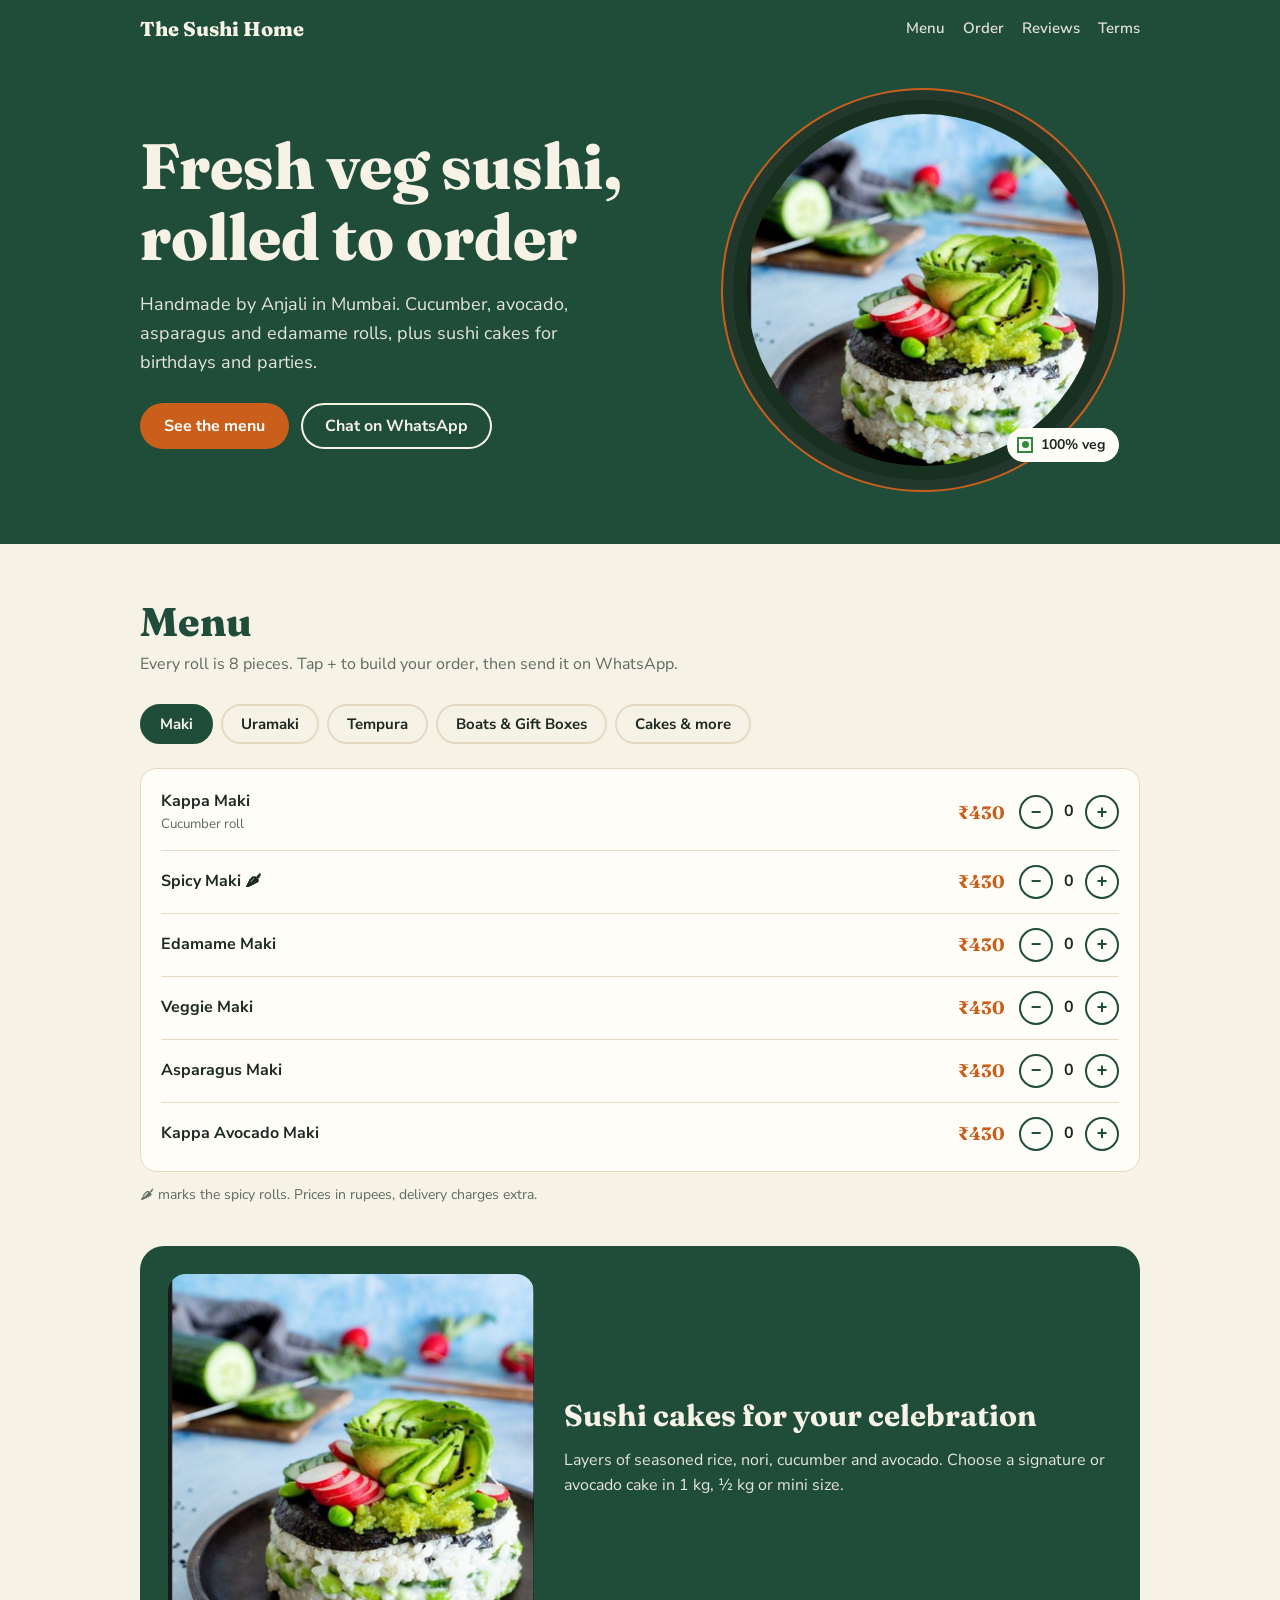
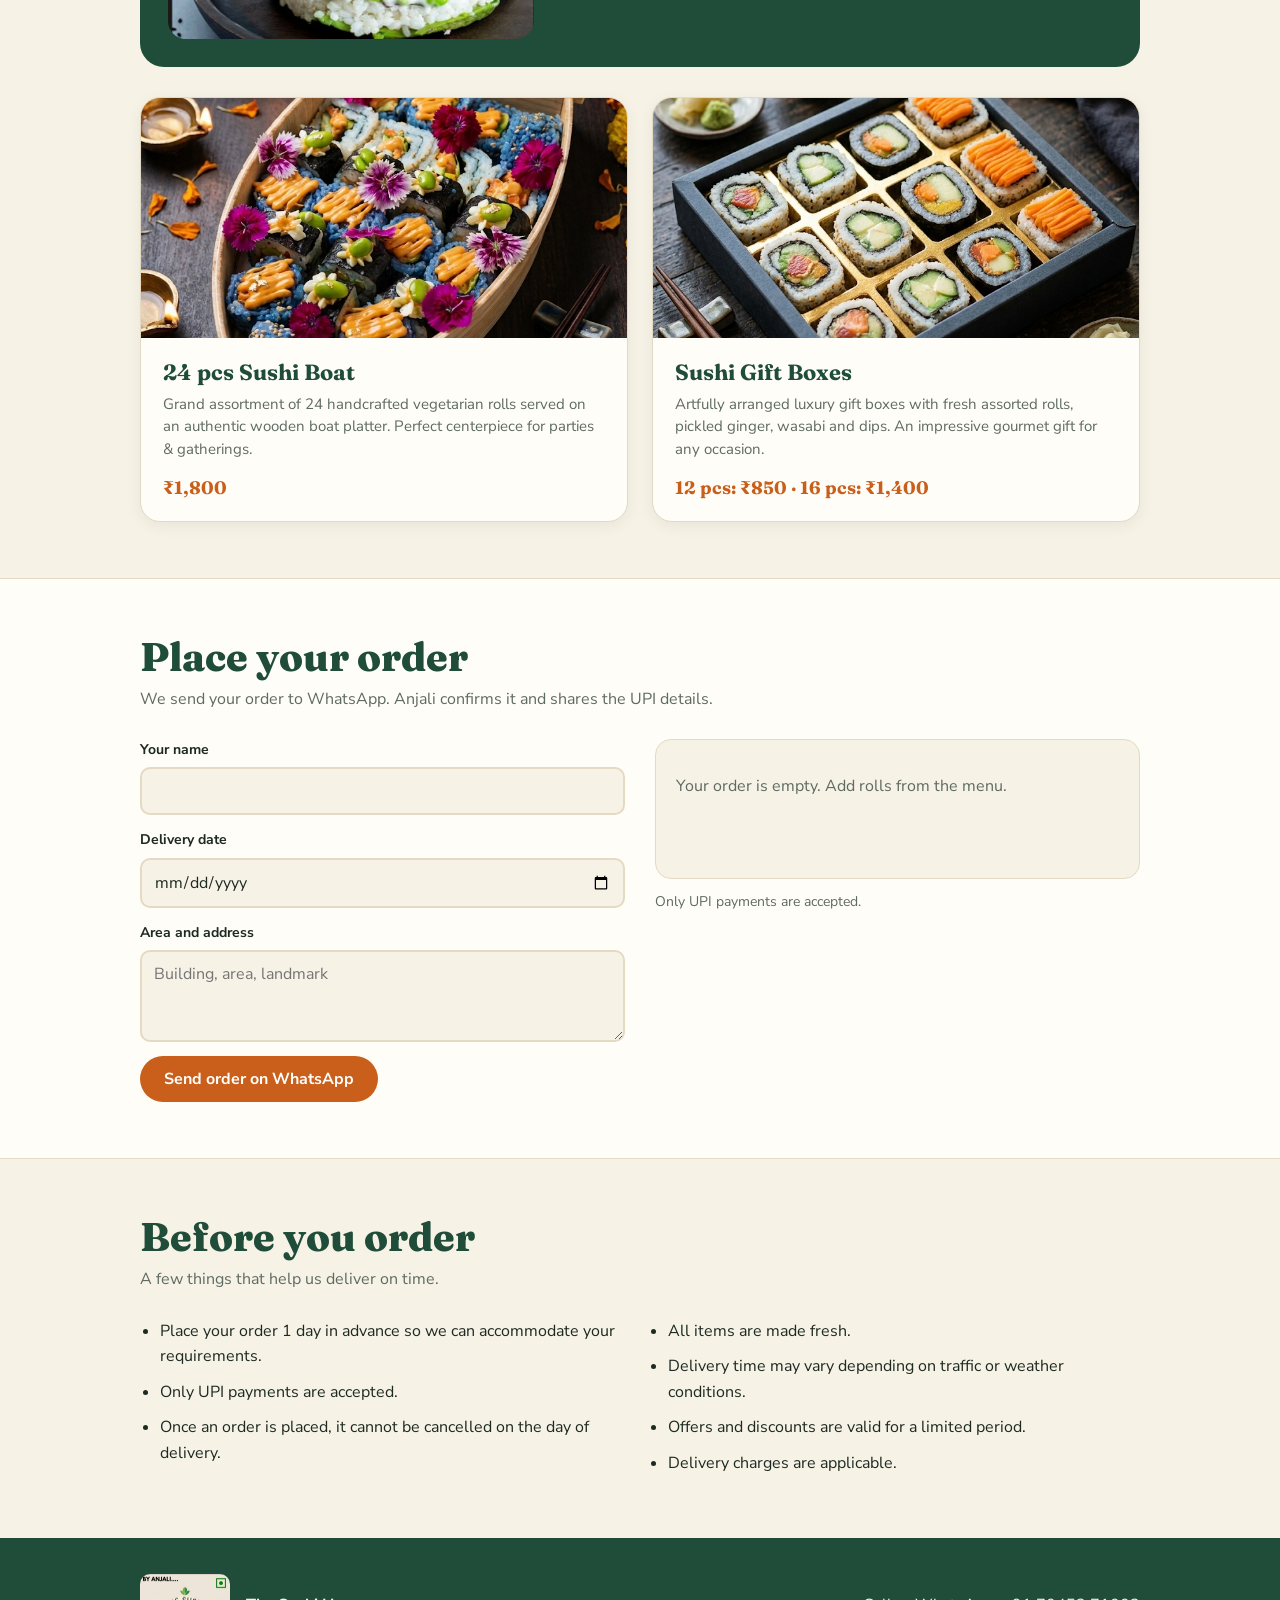
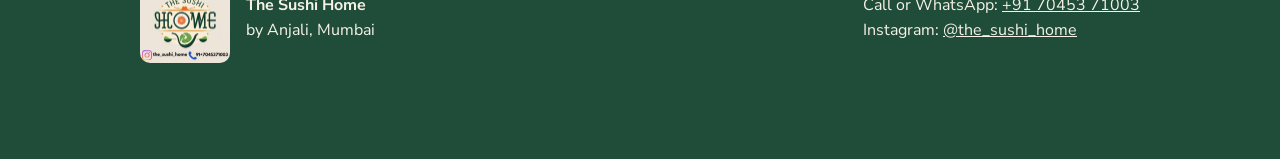
<file: sushi/sushi_home_website.html>
<!DOCTYPE html>
<html lang="en"><head><meta charset="utf-8">
<meta name="viewport" content="width=device-width, initial-scale=1, viewport-fit=cover">
<title>The Sushi Home – Fresh veg sushi, made to order</title>
<link rel="stylesheet" href="https://fonts.googleapis.com/css2?family=Fraunces:opsz,wght@9..144,600;9..144,800&family=Nunito+Sans:wght@400;600;700&display=swap">
<style>
:root{--bg:#F7F2E6;--card:#FFFDF7;--ink:#1D2A22;--mute:#5E6B62;--green:#1F4D3A;--leaf:#2E7D4F;--orange:#C95F1A;--line:#E4DAC3;--ong:#F7F2E6;color-scheme:light;
box-sizing:border-box;padding-top:env(safe-area-inset-top,0px);padding-bottom:env(safe-area-inset-bottom,0px)}
@media (prefers-color-scheme:dark){:root:not([data-theme="light"]){--bg:#101A15;--card:#17251D;--ink:#EEE8D8;--mute:#A9B3A9;--green:#0C2218;--leaf:#5FB383;--orange:#F08A3E;--line:#2A3B31;--ong:#F2EBDA;color-scheme:dark}}
:root[data-theme="dark"]{--bg:#101A15;--card:#17251D;--ink:#EEE8D8;--mute:#A9B3A9;--green:#0C2218;--leaf:#5FB383;--orange:#F08A3E;--line:#2A3B31;--ong:#F2EBDA;color-scheme:dark}
*{box-sizing:border-box}html{scroll-behavior:smooth;scroll-padding-top:70px}
body{margin:0;background:var(--bg);color:var(--ink);font:400 16px/1.6 "Nunito Sans",system-ui,sans-serif}
h1,h2,h3{font-family:Fraunces,Georgia,serif;line-height:1.1;margin:0}
img{max-width:100%;display:block}a{color:inherit}
.wrap{max-width:1040px;margin:0 auto;padding:0 20px}
header{position:sticky;top:0;z-index:20;background:var(--green);color:var(--ong)}
header .wrap{display:flex;align-items:center;justify-content:space-between;height:56px}
.brand{font:800 20px Fraunces,Georgia,serif;text-decoration:none}
nav{display:flex;gap:18px;font-weight:600;font-size:15px}nav a{text-decoration:none;opacity:.9}
.btn{display:inline-block;border:0;border-radius:999px;padding:12px 24px;font:700 16px "Nunito Sans",sans-serif;background:var(--orange);color:#fff;text-decoration:none;cursor:pointer}
.btn.ghost{background:transparent;color:var(--ong);box-shadow:inset 0 0 0 2px var(--ong)}
:focus-visible{outline:3px solid var(--orange);outline-offset:3px}
.hero{background:var(--green);color:var(--ong);padding:44px 0 64px;overflow:hidden}
.hero .wrap{display:grid;grid-template-columns:1.1fr .9fr;gap:36px;align-items:center}
.hero h1{font-size:clamp(38px,6vw,64px);font-weight:800}
.hero p{max-width:460px;font-size:18px;margin:18px 0 26px;opacity:.92}
.hero .row{display:flex;gap:12px;flex-wrap:wrap}
.disc{position:relative;width:min(100%,380px);aspect-ratio:1;margin:0 auto;border-radius:50%;padding:14px;background:#17301f;box-shadow:0 0 0 10px #23382c,0 0 0 12px var(--orange)}
.disc img{width:100%;height:100%;border-radius:50%;object-fit:cover}
.veg{position:absolute;right:-6px;bottom:18px;background:var(--card);color:var(--ink);border-radius:999px;padding:6px 14px 6px 10px;font-weight:700;font-size:14px;display:flex;gap:8px;align-items:center}
.veg i{width:16px;height:16px;border:2px solid #2E8B3E;display:grid;place-items:center}.veg i:after{content:"";width:7px;height:7px;border-radius:50%;background:#2E8B3E}
section{padding:56px 0}
h2{font-size:clamp(28px,4vw,40px);font-weight:800;color:var(--green)}
@media (prefers-color-scheme:dark){:root:not([data-theme="light"]) h2{color:var(--ink)}}
.sub{color:var(--mute);margin:8px 0 26px}
.tabs{display:flex;gap:8px;overflow-x:auto;padding-bottom:6px;margin-bottom:18px}
.tab{flex:none;border:2px solid var(--line);background:transparent;color:var(--ink);border-radius:999px;padding:8px 18px;font:700 15px "Nunito Sans",sans-serif;cursor:pointer}
.tab[aria-selected=true]{background:var(--green);border-color:var(--green);color:var(--ong)}
.list{background:var(--card);border:1px solid var(--line);border-radius:16px;padding:6px 20px}
.item{display:flex;align-items:center;gap:14px;padding:14px 0;border-bottom:1px solid var(--line)}.item:last-child{border:0}
.item .thumb{width:58px;height:58px;border-radius:12px;object-fit:cover;flex-shrink:0;border:1px solid var(--line)}
.item .n{flex:1;font-weight:700}.item .n small{display:block;font-weight:400;color:var(--mute)}
.price{font:700 18px Fraunces,Georgia,serif;color:var(--orange);min-width:64px;text-align:right}
.qty{display:flex;align-items:center;gap:6px}
.qty button{width:34px;height:34px;border-radius:50%;border:2px solid var(--green);background:transparent;color:var(--green);font:700 18px sans-serif;cursor:pointer}
@media (prefers-color-scheme:dark){:root:not([data-theme="light"]) .qty button{border-color:var(--leaf);color:var(--leaf)}}
.qty span{min-width:20px;text-align:center;font-weight:700}
.note{margin-top:12px;color:var(--mute);font-size:14px}
.cake{display:grid;grid-template-columns:.8fr 1.2fr;gap:30px;align-items:center;background:var(--green);color:var(--ong);border-radius:24px;padding:28px;margin-top:40px}
.cake img{border-radius:18px;aspect-ratio:1;object-fit:cover;width:100%}
.cake h3{font-size:30px}.cake p{opacity:.92}
.feature-grid{display:grid;grid-template-columns:1fr 1fr;gap:24px;margin-top:30px}
.feature-card{background:var(--card);border:1px solid var(--line);border-radius:20px;overflow:hidden;display:flex;flex-direction:column;box-shadow:0 4px 16px rgba(0,0,0,.06)}
.feature-card img{width:100%;height:240px;object-fit:cover;object-position:center}
.feature-card-body{padding:22px;display:flex;flex-direction:column;flex:1}
.feature-card-body h3{font-size:22px;margin-bottom:8px;color:var(--green)}
@media (prefers-color-scheme:dark){:root:not([data-theme="light"]) .feature-card-body h3{color:var(--ink)}}
.feature-card-body p{color:var(--mute);font-size:15px;line-height:1.5;margin:0 0 16px;flex:1}
.feature-price{font:700 18px Fraunces,Georgia,serif;color:var(--orange)}
@media (max-width:760px){.feature-grid{grid-template-columns:1fr}}
.order{background:var(--card);border-top:1px solid var(--line);border-bottom:1px solid var(--line)}
.grid{display:grid;grid-template-columns:1fr 1fr;gap:30px}
form label{display:block;font-weight:700;font-size:14px;margin:0 0 14px}
input,textarea{display:block;width:100%;margin-top:6px;padding:11px 12px;border:2px solid var(--line);border-radius:10px;background:var(--bg);color:var(--ink);font:400 16px "Nunito Sans",sans-serif}
.sum{background:var(--bg);border:1px solid var(--line);border-radius:16px;padding:18px 20px;min-height:140px}
.sum div{display:flex;justify-content:space-between;gap:10px;padding:5px 0}
.sum .t{border-top:2px solid var(--line);margin-top:8px;padding-top:10px;font-weight:800;font-size:18px}
.empty{color:var(--mute)}
.terms{columns:2;column-gap:36px;padding-left:20px;margin:0}.terms li{margin-bottom:10px;break-inside:avoid}
footer{background:var(--green);color:var(--ong);padding:36px 0 96px}
footer .wrap{display:flex;gap:24px;align-items:center;justify-content:space-between;flex-wrap:wrap}
footer img{width:90px;border-radius:10px}
.bar{position:fixed;left:0;right:0;bottom:0;z-index:30;background:var(--green);color:var(--ong);padding:10px 20px calc(10px + env(safe-area-inset-bottom,0px));display:none;align-items:center;justify-content:space-between;gap:12px}
.bar.on{display:flex}
@media (max-width:760px){.hero .wrap,.cake,.grid{grid-template-columns:1fr}.hero h1{font-size:clamp(30px,9vw,48px)}.hero .row{justify-content:center}.disc{width:min(100%,260px)}.terms{columns:1}nav{display:none}nav.open{display:flex;flex-direction:column;position:fixed;top:56px;left:0;right:0;background:var(--green);padding:16px 20px 24px;z-index:19;gap:0}nav.open a{padding:14px 0;border-bottom:1px solid rgba(255,255,255,0.1);font-size:17px}.hamburger{display:flex}.feature-grid{grid-template-columns:1fr}.reviews-grid{grid-template-columns:1fr}section{padding:40px 0}.item .thumb{width:56px;height:56px}}
@media (prefers-reduced-motion:reduce){html{scroll-behavior:auto}}
.hamburger{display:none;background:transparent;border:none;color:var(--ong);font-size:24px;cursor:pointer;padding:4px 8px;line-height:1}
#reviews{background:var(--card);border-top:1px solid var(--line)}
.reviews-grid{display:grid;grid-template-columns:repeat(auto-fill,minmax(260px,1fr));gap:20px;margin-bottom:44px}
.review-card{background:var(--bg);border:1px solid var(--line);border-radius:18px;padding:22px;display:flex;flex-direction:column;gap:10px}
.review-stars{color:#F5A623;font-size:18px;letter-spacing:2px}
.review-text{color:var(--ink);font-size:15px;line-height:1.6;flex:1;margin:0}
.review-author{font-weight:700;font-size:14px;color:var(--mute)}
.review-date{font-size:12px;color:var(--mute);opacity:.7}
.review-form-wrap{background:var(--bg);border:1px solid var(--line);border-radius:20px;padding:28px;max-width:560px}
.review-form-wrap h3{font-size:22px;margin-bottom:20px;color:var(--green)}
.star-pick{display:flex;gap:4px;margin-top:8px}
.star-pick button{background:transparent;border:none;font-size:32px;color:var(--line);cursor:pointer;padding:0 2px;transition:color .15s;line-height:1}
.star-pick button.lit{color:#F5A623}
.review-thanks{color:var(--leaf);font-weight:700;margin-top:10px}

</style></head><body>
<header><div class="wrap"><a class="brand" href="#top">The Sushi Home</a><nav id="nav"><a href="#menu">Menu</a><a href="#order">Order</a><a href="#reviews">Reviews</a><a href="#terms">Terms</a></nav><button class="hamburger" id="hamburger" aria-label="Open menu" aria-expanded="false">☰</button></div></header>
<main id="top">
<div class="hero"><div class="wrap">
<div><h1>Fresh veg sushi, rolled to order</h1>
<p>Handmade by Anjali in Mumbai. Cucumber, avocado, asparagus and edamame rolls, plus sushi cakes for birthdays and parties.</p>
<div class="row"><a class="btn" href="#menu">See the menu</a><a class="btn ghost" href="https://wa.me/917045371003?text=Hi%20The%20Sushi%20Home%2C%20I%E2%80%99d%20like%20to%20order." target="_blank" rel="noopener">Chat on WhatsApp</a></div></div>
<div class="disc"><img src="[data-uri]" alt="Avocado sushi cake with radish, edamame and nori"><div class="veg"><i></i>100% veg</div></div>
</div></div>

<section id="menu"><div class="wrap">
<h2>Menu</h2><p class="sub">Every roll is 8 pieces. Tap + to build your order, then send it on WhatsApp.</p>
<div class="tabs" role="tablist" id="tabs"></div>
<div class="list" id="list"></div>
<p class="note">🌶 marks the spicy rolls. Prices in rupees, delivery charges extra.</p>
<div class="cake"><img src="[data-uri]" alt="Avocado sushi cake"><div><h3>Sushi cakes for your celebration</h3><p>Layers of seasoned rice, nori, cucumber and avocado. Choose a signature or avocado cake in 1 kg, ½ kg or mini size.</p></div></div>

<div class="feature-grid">
  <div class="feature-card">
    <img src="images/sushi-boat.jpg" alt="24 pcs Sushi Boat Platter">
    <div class="feature-card-body">
      <h3>24 pcs Sushi Boat</h3>
      <p>Grand assortment of 24 handcrafted vegetarian rolls served on an authentic wooden boat platter. Perfect centerpiece for parties & gatherings.</p>
      <div class="feature-price">₹1,800</div>
    </div>
  </div>
  <div class="feature-card">
    <img src="images/sushi-gift-box.jpg" alt="Sushi Gift Box">
    <div class="feature-card-body">
      <h3>Sushi Gift Boxes</h3>
      <p>Artfully arranged luxury gift boxes with fresh assorted rolls, pickled ginger, wasabi and dips. An impressive gourmet gift for any occasion.</p>
      <div class="feature-price">12 pcs: ₹850 · 16 pcs: ₹1,400</div>
    </div>
  </div>
</div>
</div></section>

<section class="order" id="order"><div class="wrap">
<h2>Place your order</h2><p class="sub">We send your order to WhatsApp. Anjali confirms it and shares the UPI details.</p>
<div class="grid">
<form id="f" onsubmit="return false">
<label>Your name<input id="nm" autocomplete="name"></label>
<label>Delivery date<input id="dt" type="date"></label>
<label>Area and address<textarea id="ad" rows="3" placeholder="Building, area, landmark"></textarea></label>
<button class="btn" id="send" type="button">Send order on WhatsApp</button>
</form>
<div><div class="sum" id="sum" aria-live="polite"></div><p class="note">Only UPI payments are accepted.</p></div>
</div></div></section>

<section id="terms"><div class="wrap"><h2>Before you order</h2><p class="sub">A few things that help us deliver on time.</p>
<ul class="terms">
<li>Place your order 1 day in advance so we can accommodate your requirements.</li>
<li>Only UPI payments are accepted.</li>
<li>Once an order is placed, it cannot be cancelled on the day of delivery.</li>
<li>All items are made fresh.</li>
<li>Delivery time may vary depending on traffic or weather conditions.</li>
<li>Offers and discounts are valid for a limited period.</li>
<li>Delivery charges are applicable.</li></ul></div></section>
</main>
<footer><div class="wrap"><div style="display:flex;gap:16px;align-items:center"><img src="[data-uri]" alt="The Sushi Home logo"><div><strong>The Sushi Home</strong><br>by Anjali, Mumbai</div></div>
<div>Call or WhatsApp: <a href="tel:+917045371003">+91 70453 71003</a><br>Instagram: <a href="https://instagram.com/the_sushi_home" target="_blank" rel="noopener">@the_sushi_home</a></div></div></footer>
<div class="bar" id="bar"><div><strong id="bc"></strong></div><a class="btn" href="#order">Review order</a></div>
<script>
const M={"Maki":[["Kappa Maki",430,"Cucumber roll"],["Spicy Maki 🌶",430],["Edamame Maki",430],["Veggie Maki",430],["Asparagus Maki",430],["Kappa Avocado Maki",430]],
"Uramaki":[["Classic Cucumber",430],["California Roll",430],["Summer Roll",430],["Avocado Roll",430],["Veggie Supreme",430],["Spicy Avocado 🌶",430],["Asparagus Cream Cheese Roll",430],["Avocado Asparagus Roll",430]],
"Tempura":[["Japanese Spice Roll",430],["TSC Signature Roll",430],["Avocado Blast",480],["Crunchy Edamame Roll",430],["Asparagus Tempura Roll",430],["Assorted Veggies Tempura Roll",430],["Baby Corn Tempura Roll",430],["Rock Corn Tempura Roll",430]],
"Boats & Gift Boxes":[["24 pcs Sushi Boat",1800,"24 pcs signature veg assortment on a boat platter","images/sushi-boat.jpg"],["12 pcs Sushi Gift Box",850,"12 pcs handcrafted veg sushi in a gift box","images/sushi-gift-box.jpg"],["16 pcs Sushi Gift Box",1400,"16 pcs luxury veg sushi assortment in a gift box","images/sushi-gift-box.jpg"]],
"Cakes & more":[["1 kg Signature Sushi Cake",1800],["1 kg Avocado Sushi Cake",2000],["½ kg Signature Sushi Cake",1000],["½ kg Avocado Sushi Cake",1200],["Mini Sushi Cake",700],["Sushi Bowl",500],["Edamame Starter",400]]};
const q={};let cur="Maki";
const $=id=>document.getElementById(id),R=n=>"₹"+n.toLocaleString("en-IN");
function tabs(){$("tabs").innerHTML=Object.keys(M).map(k=>`<button class="tab" role="tab" aria-selected="${k==cur}" data-k="${k}">${k}</button>`).join("")}
function list(){$("list").innerHTML=M[cur].map(([n,p,d,img],i)=>{const key=cur+i;const im=img?`<img class="thumb" src="${img}" alt="${n}" loading="lazy">`:"";return `<div class="item">${im}<div class="n">${n}${d?`<small>${d}</small>`:""}</div><div class="price">${R(p)}</div><div class="qty"><button aria-label="Remove one ${n}" data-d="-1" data-k="${key}">−</button><span>${q[key]||0}</span><button aria-label="Add one ${n}" data-d="1" data-k="${key}">+</button></div></div>`}).join("")}
function lines(){const o=[];for(const c in M)M[c].forEach(([n,p],i)=>{const x=q[c+i];if(x)o.push([n.replace(" 🌶",""),p,x])});return o}
function sum(){const L=lines(),t=L.reduce((a,[,p,x])=>a+p*x,0),c=L.reduce((a,[,,x])=>a+x,0);
$("sum").innerHTML=L.length?L.map(([n,p,x])=>`<div><span>${x} × ${n}</span><span>${R(p*x)}</span></div>`).join("")+`<div class="t"><span>Total</span><span>${R(t)}</span></div>`:`<p class="empty">Your order is empty. Add rolls from the menu.</p>`;
$("bar").classList.toggle("on",c>0);$("bc").textContent=`${c} item${c>1?"s":""} · ${R(t)}`}
document.addEventListener("click",e=>{const b=e.target.closest("button");if(!b)return;
if(b.dataset.k&&b.classList.contains("tab")){cur=b.dataset.k;tabs();list()}
else if(b.dataset.d){const k=b.dataset.k;q[k]=Math.max(0,(q[k]||0)+ +b.dataset.d);list();sum()}});
$("send").onclick=()=>{const L=lines();if(!L.length){$("sum").innerHTML='<p class="empty">Your order is empty. Tap + next to a roll in the menu first.</p>';$("sum").scrollIntoView({block:"center"});return}
const t=L.reduce((a,[,p,x])=>a+p*x,0);
const fmtDt=v=>{if(!v)return"-";const[y,m,d]=v.split("-");if(!d)return v;const mon=["Jan","Feb","Mar","Apr","May","Jun","Jul","Aug","Sep","Oct","Nov","Dec"];return `${d}-${m}-${y} (${d} ${mon[+m-1]||m} ${y})`};
const msg=`Hi The Sushi Home, I’d like to order:\n`+L.map(([n,,x])=>`• ${x} × ${n}`).join("\n")+`\nTotal: ${R(t)} (delivery extra)\nName: ${$("nm").value||"-"}\nDelivery date: ${fmtDt($("dt").value)}\nAddress: ${$("ad").value||"-"}`;
const u="https://wa.me/917045371003?text="+encodeURIComponent(msg);if(!window.open(u,"_blank"))location.href=u};
tabs();list();sum();
</script></body></html>
</file>
<file: styles.css>
:root {
  --bg: #F7F2E6;
  --card: #FFFDF7;
  --ink: #1D2A22;
  --mute: #5E6B62;
  --green: #1F4D3A;
  --leaf: #2E7D4F;
  --orange: #C95F1A;
  --line: #E4DAC3;
  --ong: #F7F2E6;
  color-scheme: light;
  box-sizing: border-box;
}

/* Dark Mode Support (System preference & data-theme override) */
@media (prefers-color-scheme: dark) {
  :root:not([data-theme="light"]) {
    --bg: #101A15;
    --card: #17251D;
    --ink: #EEE8D8;
    --mute: #A9B3A9;
    --green: #0C2218;
    --leaf: #5FB383;
    --orange: #F08A3E;
    --line: #2A3B31;
    --ong: #F2EBDA;
    color-scheme: dark;
  }
  :root:not([data-theme="light"]) h2 {
    color: var(--ink);
  }
  :root:not([data-theme="light"]) .qty button {
    border-color: var(--leaf);
    color: var(--leaf);
  }
}

:root[data-theme="dark"] {
  --bg: #101A15;
  --card: #17251D;
  --ink: #EEE8D8;
  --mute: #A9B3A9;
  --green: #0C2218;
  --leaf: #5FB383;
  --orange: #F08A3E;
  --line: #2A3B31;
  --ong: #F2EBDA;
  color-scheme: dark;
}
:root[data-theme="dark"] h2 {
  color: var(--ink);
}
:root[data-theme="dark"] .qty button {
  border-color: var(--leaf);
  color: var(--leaf);
}

* {
  box-sizing: border-box;
}

html {
  scroll-behavior: smooth;
  scroll-padding-top: 70px;
}

body {
  margin: 0;
  background: var(--bg);
  color: var(--ink);
  font: 400 16px/1.6 "Nunito Sans", system-ui, sans-serif;
}

h1, h2, h3 {
  font-family: Fraunces, Georgia, serif;
  line-height: 1.1;
  margin: 0;
}

img {
  max-width: 100%;
  display: block;
}

a {
  color: inherit;
}

.wrap {
  max-width: 1040px;
  margin: 0 auto;
  padding: 0 20px;
}

/* Header */
header {
  position: sticky;
  top: 0;
  z-index: 20;
  background: var(--green);
  color: var(--ong);
}

header .wrap {
  display: flex;
  align-items: center;
  justify-content: space-between;
  height: 56px;
}

.brand {
  font: 800 26px/1 Fraunces, Georgia, serif;
  letter-spacing: -0.035em;
  text-decoration: none;
  transition: transform 0.2s ease;
}

.brand span {
  color: #F2A36B;
  font-style: italic;
}

.brand .brand-sushi {
  display: inline-block;
  color: inherit;
  font-family: "Nunito Sans", sans-serif;
  font-size: 0.72em;
  font-style: normal;
  vertical-align: 0.08em;
  transition: transform 0.2s ease;
}

.brand:hover .brand-sushi:first-child {
  transform: rotate(-12deg);
}

.brand:hover .brand-sushi:last-child {
  transform: rotate(12deg);
}

.brand:hover {
  transform: translateY(-1px);
}

nav {
  display: flex;
  gap: 18px;
  font-weight: 600;
  font-size: 15px;
}

nav a {
  text-decoration: none;
  opacity: 0.9;
  transition: opacity 0.2s ease;
}

nav a:hover {
  opacity: 1;
}

/* Buttons */
.btn {
  display: inline-block;
  border: 0;
  border-radius: 999px;
  padding: 12px 24px;
  font: 700 16px "Nunito Sans", sans-serif;
  background: var(--orange);
  color: #fff;
  text-decoration: none;
  cursor: pointer;
  transition: transform 0.15s ease, filter 0.15s ease;
}

.btn:hover {
  filter: brightness(1.08);
}

.btn:active {
  transform: scale(0.98);
}

.btn.ghost {
  background: transparent;
  color: var(--ong);
  box-shadow: inset 0 0 0 2px var(--ong);
}

:focus-visible {
  outline: 3px solid var(--orange);
  outline-offset: 3px;
}

/* Hero Section */
.hero {
  background: var(--green);
  color: var(--ong);
  padding: 44px 0 64px;
  overflow: hidden;
}

.hero .wrap {
  display: grid;
  grid-template-columns: 1.1fr 0.9fr;
  gap: 36px;
  align-items: center;
}

.hero h1 {
  max-width: 620px;
  font-size: clamp(42px, 6.5vw, 72px);
  font-weight: 800;
  letter-spacing: -0.045em;
  line-height: 1.02;
}

.hero h1 span {
  display: inline-block;
  color: #F2A36B;
  text-decoration: underline;
  text-decoration-color: rgba(242, 163, 107, 0.45);
  text-decoration-thickness: 5px;
  text-underline-offset: 8px;
  transition: transform 0.2s ease, color 0.2s ease;
}

.hero h1 span:hover {
  color: #FFC08F;
  transform: rotate(-2deg) translateY(-2px);
}

.hero-kicker {
  margin: 0 0 14px;
  color: #F2A36B;
  font-size: 12px;
  font-weight: 700;
  letter-spacing: 0.14em;
  text-transform: uppercase;
}

.hero p {
  max-width: 460px;
  font-size: 18px;
  margin: 18px 0 26px;
  opacity: 0.92;
}

.hero .row {
  display: flex;
  gap: 12px;
  flex-wrap: wrap;
}

.disc {
  position: relative;
  width: min(100%, 380px);
  aspect-ratio: 1;
  margin: 0 auto;
  border-radius: 50%;
  padding: 14px;
  background: #17301f;
  box-shadow: 0 0 0 10px #23382c, 0 0 0 12px var(--orange);
}

.disc img {
  width: 100%;
  height: 100%;
  border-radius: 50%;
  object-fit: cover;
}

/* FSSAI 100% Veg Badge */
.veg {
  position: absolute;
  right: -6px;
  bottom: 18px;
  background: var(--card);
  color: var(--ink);
  border-radius: 999px;
  padding: 6px 14px 6px 10px;
  font-weight: 700;
  font-size: 14px;
  display: flex;
  gap: 8px;
  align-items: center;
  box-shadow: 0 2px 8px rgba(0,0,0,0.15);
}

.veg i {
  width: 16px;
  height: 16px;
  border: 2px solid #2E8B3E;
  display: grid;
  place-items: center;
}

.veg i:after {
  content: "";
  width: 7px;
  height: 7px;
  border-radius: 50%;
  background: #2E8B3E;
}

/* Section Common */
section {
  padding: 56px 0;
}

h2 {
  font-size: clamp(28px, 4vw, 40px);
  font-weight: 800;
  color: var(--green);
}

.sub {
  color: var(--mute);
  margin: 8px 0 26px;
}

/* Menu Tabs */
.tabs {
  display: flex;
  gap: 8px;
  overflow-x: auto;
  padding-bottom: 6px;
  margin-bottom: 18px;
  -webkit-overflow-scrolling: touch;
  scrollbar-width: none;
}

.tabs::-webkit-scrollbar {
  display: none;
}

.tab {
  flex: none;
  border: 2px solid var(--line);
  background: transparent;
  color: var(--ink);
  border-radius: 999px;
  padding: 8px 18px;
  font: 700 15px "Nunito Sans", sans-serif;
  cursor: pointer;
  transition: all 0.2s ease;
}

.tab:hover {
  border-color: var(--green);
}

.tab[aria-selected="true"] {
  background: var(--green);
  border-color: var(--green);
  color: var(--ong);
}

/* Menu List */
.list {
  background: var(--card);
  border: 1px solid var(--line);
  border-radius: 16px;
  padding: 6px 20px;
}

.item {
  display: flex;
  align-items: center;
  gap: 14px;
  padding: 14px 0;
  border-bottom: 1px solid var(--line);
}

.item .thumb {
  width: 58px;
  height: 58px;
  border-radius: 12px;
  object-fit: cover;
  flex-shrink: 0;
  border: 1px solid var(--line);
}

.item:last-child {
  border: 0;
}

.item .n {
  flex: 1;
  font-weight: 700;
}

.item .n small {
  display: block;
  font-weight: 400;
  color: var(--mute);
}

.price {
  font: 700 18px Fraunces, Georgia, serif;
  color: var(--orange);
  min-width: 64px;
  text-align: right;
}

/* Quantity Counter */
.qty {
  display: flex;
  align-items: center;
  gap: 6px;
}

.qty button {
  width: 36px;
  height: 36px;
  border-radius: 50%;
  border: 2px solid var(--green);
  background: transparent;
  color: var(--green);
  font: 700 18px sans-serif;
  cursor: pointer;
  display: flex;
  align-items: center;
  justify-content: center;
  line-height: 1;
  padding: 0;
  transition: all 0.15s ease;
}

.qty button:hover:not(:disabled) {
  background: var(--green);
  color: var(--ong);
}

.qty button:disabled {
  opacity: 0.3;
  cursor: not-allowed;
  border-color: var(--mute);
  color: var(--mute);
}

.qty span {
  min-width: 22px;
  text-align: center;
  font-weight: 700;
}

.note {
  margin-top: 12px;
  color: var(--mute);
  font-size: 14px;
}

/* Sushi Cake Feature */
.cake {
  background: var(--green);
  color: var(--ong);
  border-radius: 24px;
  padding: 28px;
  margin-top: 40px;
}

.cake h3 {
  font-size: 30px;
}

.cake p {
  opacity: 0.92;
}

/* Feature Grid for Boat & Boxes */
.feature-grid {
  display: grid;
  grid-template-columns: 1fr 1fr;
  gap: 24px;
  margin-top: 30px;
}

.feature-card {
  background: var(--card);
  border: 1px solid var(--line);
  border-radius: 20px;
  overflow: hidden;
  display: flex;
  flex-direction: column;
  transition: transform 0.2s ease, box-shadow 0.2s ease;
}

.feature-card:hover {
  transform: translateY(-3px);
  box-shadow: 0 8px 24px rgba(0,0,0,0.1);
}

.feature-card img {
  width: 100%;
  height: 240px;
  object-fit: cover;
  object-position: center;
}

.feature-card-body {
  padding: 22px;
  display: flex;
  flex-direction: column;
  flex: 1;
}

.feature-card-body h3 {
  font-size: 22px;
  margin-bottom: 8px;
  color: var(--green);
}

@media (prefers-color-scheme: dark) {
  :root:not([data-theme="light"]) .feature-card-body h3 {
    color: var(--ink);
  }
}

:root[data-theme="dark"] .feature-card-body h3 {
  color: var(--ink);
}

.feature-card-body p {
  color: var(--mute);
  font-size: 15px;
  line-height: 1.5;
  margin: 0 0 16px;
  flex: 1;
}

.feature-price {
  font: 700 18px Fraunces, Georgia, serif;
  color: var(--orange);
}

/* Order Form Section */
.order {
  background: var(--card);
  border-top: 1px solid var(--line);
  border-bottom: 1px solid var(--line);
}

.grid {
  display: grid;
  grid-template-columns: 1fr 1fr;
  gap: 30px;
}

form label {
  display: block;
  font-weight: 700;
  font-size: 14px;
  margin: 0 0 14px;
}

input, textarea {
  display: block;
  width: 100%;
  margin-top: 6px;
  padding: 11px 12px;
  border: 2px solid var(--line);
  border-radius: 10px;
  background: var(--bg);
  color: var(--ink);
  font: 400 16px "Nunito Sans", sans-serif;
  transition: border-color 0.2s ease;
}

input:focus, textarea:focus {
  border-color: var(--orange);
  outline: none;
}

/* Order Summary Box */
.sum {
  background: var(--bg);
  border: 1px solid var(--line);
  border-radius: 16px;
  padding: 18px 20px;
  min-height: 140px;
}

.sum div {
  display: flex;
  justify-content: space-between;
  gap: 10px;
  padding: 5px 0;
}

.sum .t {
  border-top: 2px solid var(--line);
  margin-top: 8px;
  padding-top: 10px;
  font-weight: 800;
  font-size: 18px;
}

.empty {
  color: var(--mute);
}

/* Terms */
.terms {
  columns: 2;
  column-gap: 36px;
  padding-left: 20px;
  margin: 0;
}

.terms li {
  margin-bottom: 10px;
  break-inside: avoid;
}

/* Footer */
footer {
  background: var(--green);
  color: var(--ong);
  padding: 36px 0 96px;
}

footer .wrap {
  display: flex;
  gap: 24px;
  align-items: center;
  justify-content: space-between;
  flex-wrap: wrap;
}

footer img {
  width: 80px;
  border-radius: 10px;
}

/* Floating Bottom Bar */
.bar {
  position: fixed;
  left: 0;
  right: 0;
  bottom: 0;
  z-index: 30;
  background: var(--green);
  color: var(--ong);
  padding: 10px 20px calc(10px + env(safe-area-inset-bottom, 0px));
  display: none;
  align-items: center;
  justify-content: space-between;
  gap: 12px;
  box-shadow: 0 -4px 16px rgba(0,0,0,0.2);
}

.bar.on {
  display: flex;
}

/* Hamburger button */
.hamburger {
  display: none;
  background: transparent;
  border: none;
  color: var(--ong);
  font-size: 24px;
  cursor: pointer;
  padding: 4px 8px;
  line-height: 1;
}

/* Reviews Section */
#reviews { background: var(--card); border-top: 1px solid var(--line); }

.reviews-grid {
  display: grid;
  grid-template-columns: repeat(auto-fill, minmax(260px, 1fr));
  gap: 20px;
  margin-bottom: 44px;
}

.review-card {
  background: var(--bg);
  border: 1px solid var(--line);
  border-radius: 18px;
  padding: 22px;
  display: flex;
  flex-direction: column;
  gap: 10px;
  transition: transform 0.2s ease, box-shadow 0.2s ease;
}

.review-card:hover {
  transform: translateY(-2px);
  box-shadow: 0 6px 20px rgba(0,0,0,0.08);
}

.review-stars {
  color: #F5A623;
  font-size: 18px;
  letter-spacing: 2px;
}

.review-text {
  color: var(--ink);
  font-size: 15px;
  line-height: 1.6;
  flex: 1;
  margin: 0;
}

.review-author {
  font-weight: 700;
  font-size: 14px;
  color: var(--mute);
}

.review-date {
  font-size: 12px;
  color: var(--mute);
  opacity: 0.7;
}

/* Review Form */
.review-form-wrap {
  background: var(--bg);
  border: 1px solid var(--line);
  border-radius: 20px;
  padding: 28px;
  width: 100%;
  max-width: 560px;
  min-width: 0;
  box-sizing: border-box;
}

.review-form-wrap form,
.review-form-wrap input,
.review-form-wrap textarea {
  width: 100%;
  max-width: 100%;
  min-width: 0;
  box-sizing: border-box;
}

.review-form-wrap textarea {
  resize: none;
}

.review-form-wrap h3 {
  font-size: 22px;
  margin-bottom: 20px;
  color: var(--green);
}

@media (prefers-color-scheme: dark) {
  :root:not([data-theme="light"]) .review-form-wrap h3 { color: var(--ink); }
}
:root[data-theme="dark"] .review-form-wrap h3 { color: var(--ink); }

.star-pick {
  display: flex;
  gap: 4px;
  margin-top: 8px;
}

.star-pick button {
  background: transparent;
  border: none;
  font-size: 32px;
  color: var(--line);
  cursor: pointer;
  padding: 0 2px;
  transition: color 0.15s ease, transform 0.1s ease;
  line-height: 1;
}

.star-pick button.lit {
  color: #F5A623;
}

.star-pick button:hover,
.star-pick button:focus-visible {
  color: #F5A623;
  transform: scale(1.15);
  outline: none;
}

.review-thanks {
  color: var(--leaf);
  font-weight: 700;
  margin-top: 10px;
}

.backend-status {
  margin: 12px 0 0;
  padding: 10px 12px;
  border: 1px solid var(--line);
  border-radius: 10px;
  color: var(--mute);
  font-size: 14px;
  overflow-wrap: anywhere;
}

.backend-status[data-state="success"] {
  border-color: var(--leaf);
  color: var(--leaf);
}

.backend-status[data-state="error"] {
  border-color: var(--orange);
  color: var(--orange);
}

/* Responsive Media Queries */
@media (max-width: 760px) {
  .brand { font-size: 23px; }
  header .wrap { gap: 10px; }
  .hero .wrap {
    grid-template-columns: 1fr;
    text-align: center;
  }
  .hero h1 { max-width: none; font-size: clamp(38px, 9vw, 54px); }
  .hero p { font-size: 16px; margin-left: auto; margin-right: auto; }
  .hero .row { justify-content: center; }
  .disc { width: min(100%, 260px); margin: 0 auto; }
  .grid { grid-template-columns: 1fr; }
  .feature-grid { grid-template-columns: 1fr; }
  .terms { columns: 1; }
  nav { display: none; }
  nav.open { display: flex; flex-direction: column; position: fixed; top: 56px; left: 0; right: 0; background: var(--green); padding: 16px 20px 24px; z-index: 19; gap: 0; }
  nav.open a { padding: 14px 0; border-bottom: 1px solid rgba(255,255,255,0.1); font-size: 17px; }
  .hamburger { display: flex; }
  .reviews-grid { grid-template-columns: 1fr; }
  section { padding: 40px 0; }
  .item { gap: 10px; }
  .item .thumb { width: 56px; height: 56px; }
  .item.has-thumb {
    display: grid;
    grid-template-columns: 56px minmax(0, 1fr) auto;
    gap: 8px 10px;
  }
  .item.has-thumb .thumb { grid-column: 1; grid-row: 1; }
  .item.has-thumb .n {
    grid-column: 2;
    grid-row: 1;
    min-width: 0;
    overflow-wrap: anywhere;
  }
  .item.has-thumb .price { grid-column: 3; grid-row: 1; }
  .item.has-thumb .qty {
    grid-column: 2 / 4;
    grid-row: 2;
    justify-self: end;
  }
  .btn { padding: 11px 20px; font-size: 15px; }
  .tab { padding: 7px 14px; font-size: 14px; }
}

@media (prefers-reduced-motion: reduce) {
  html {
    scroll-behavior: auto;
  }
  .hero h1 span {
    transition: none;
  }
}
</file>
<file: sushi/styles.css>
:root {
  --bg: #F7F2E6;
  --card: #FFFDF7;
  --ink: #1D2A22;
  --mute: #5E6B62;
  --green: #1F4D3A;
  --leaf: #2E7D4F;
  --orange: #C95F1A;
  --line: #E4DAC3;
  --ong: #F7F2E6;
  color-scheme: light;
  box-sizing: border-box;
}

/* Dark Mode Support (System preference & data-theme override) */
@media (prefers-color-scheme: dark) {
  :root:not([data-theme="light"]) {
    --bg: #101A15;
    --card: #17251D;
    --ink: #EEE8D8;
    --mute: #A9B3A9;
    --green: #0C2218;
    --leaf: #5FB383;
    --orange: #F08A3E;
    --line: #2A3B31;
    --ong: #F2EBDA;
    color-scheme: dark;
  }
  :root:not([data-theme="light"]) h2 {
    color: var(--ink);
  }
  :root:not([data-theme="light"]) .qty button {
    border-color: var(--leaf);
    color: var(--leaf);
  }
}

:root[data-theme="dark"] {
  --bg: #101A15;
  --card: #17251D;
  --ink: #EEE8D8;
  --mute: #A9B3A9;
  --green: #0C2218;
  --leaf: #5FB383;
  --orange: #F08A3E;
  --line: #2A3B31;
  --ong: #F2EBDA;
  color-scheme: dark;
}
:root[data-theme="dark"] h2 {
  color: var(--ink);
}
:root[data-theme="dark"] .qty button {
  border-color: var(--leaf);
  color: var(--leaf);
}

* {
  box-sizing: border-box;
}

html {
  scroll-behavior: smooth;
  scroll-padding-top: 70px;
}

body {
  margin: 0;
  background: var(--bg);
  color: var(--ink);
  font: 400 16px/1.6 "Nunito Sans", system-ui, sans-serif;
}

h1, h2, h3 {
  font-family: Fraunces, Georgia, serif;
  line-height: 1.1;
  margin: 0;
}

img {
  max-width: 100%;
  display: block;
}

a {
  color: inherit;
}

.wrap {
  max-width: 1040px;
  margin: 0 auto;
  padding: 0 20px;
}

/* Header */
header {
  position: sticky;
  top: 0;
  z-index: 20;
  background: var(--green);
  color: var(--ong);
}

header .wrap {
  display: flex;
  align-items: center;
  justify-content: space-between;
  height: 56px;
}

.brand {
  font: 800 20px Fraunces, Georgia, serif;
  text-decoration: none;
}

nav {
  display: flex;
  gap: 18px;
  font-weight: 600;
  font-size: 15px;
}

nav a {
  text-decoration: none;
  opacity: 0.9;
  transition: opacity 0.2s ease;
}

nav a:hover {
  opacity: 1;
}

/* Buttons */
.btn {
  display: inline-block;
  border: 0;
  border-radius: 999px;
  padding: 12px 24px;
  font: 700 16px "Nunito Sans", sans-serif;
  background: var(--orange);
  color: #fff;
  text-decoration: none;
  cursor: pointer;
  transition: transform 0.15s ease, filter 0.15s ease;
}

.btn:hover {
  filter: brightness(1.08);
}

.btn:active {
  transform: scale(0.98);
}

.btn.ghost {
  background: transparent;
  color: var(--ong);
  box-shadow: inset 0 0 0 2px var(--ong);
}

:focus-visible {
  outline: 3px solid var(--orange);
  outline-offset: 3px;
}

/* Hero Section */
.hero {
  background: var(--green);
  color: var(--ong);
  padding: 44px 0 64px;
  overflow: hidden;
}

.hero .wrap {
  display: grid;
  grid-template-columns: 1.1fr 0.9fr;
  gap: 36px;
  align-items: center;
}

.hero h1 {
  font-size: clamp(38px, 6vw, 64px);
  font-weight: 800;
}

.hero p {
  max-width: 460px;
  font-size: 18px;
  margin: 18px 0 26px;
  opacity: 0.92;
}

.hero .row {
  display: flex;
  gap: 12px;
  flex-wrap: wrap;
}

.disc {
  position: relative;
  width: min(100%, 380px);
  aspect-ratio: 1;
  margin: 0 auto;
  border-radius: 50%;
  padding: 14px;
  background: #17301f;
  box-shadow: 0 0 0 10px #23382c, 0 0 0 12px var(--orange);
}

.disc img {
  width: 100%;
  height: 100%;
  border-radius: 50%;
  object-fit: cover;
}

/* FSSAI 100% Veg Badge */
.veg {
  position: absolute;
  right: -6px;
  bottom: 18px;
  background: var(--card);
  color: var(--ink);
  border-radius: 999px;
  padding: 6px 14px 6px 10px;
  font-weight: 700;
  font-size: 14px;
  display: flex;
  gap: 8px;
  align-items: center;
  box-shadow: 0 2px 8px rgba(0,0,0,0.15);
}

.veg i {
  width: 16px;
  height: 16px;
  border: 2px solid #2E8B3E;
  display: grid;
  place-items: center;
}

.veg i:after {
  content: "";
  width: 7px;
  height: 7px;
  border-radius: 50%;
  background: #2E8B3E;
}

/* Section Common */
section {
  padding: 56px 0;
}

h2 {
  font-size: clamp(28px, 4vw, 40px);
  font-weight: 800;
  color: var(--green);
}

.sub {
  color: var(--mute);
  margin: 8px 0 26px;
}

/* Menu Tabs */
.tabs {
  display: flex;
  gap: 8px;
  overflow-x: auto;
  padding-bottom: 6px;
  margin-bottom: 18px;
  -webkit-overflow-scrolling: touch;
  scrollbar-width: none;
}

.tabs::-webkit-scrollbar {
  display: none;
}

.tab {
  flex: none;
  border: 2px solid var(--line);
  background: transparent;
  color: var(--ink);
  border-radius: 999px;
  padding: 8px 18px;
  font: 700 15px "Nunito Sans", sans-serif;
  cursor: pointer;
  transition: all 0.2s ease;
}

.tab:hover {
  border-color: var(--green);
}

.tab[aria-selected="true"] {
  background: var(--green);
  border-color: var(--green);
  color: var(--ong);
}

/* Menu List */
.list {
  background: var(--card);
  border: 1px solid var(--line);
  border-radius: 16px;
  padding: 6px 20px;
}

.item {
  display: flex;
  align-items: center;
  gap: 14px;
  padding: 14px 0;
  border-bottom: 1px solid var(--line);
}

.item .thumb {
  width: 58px;
  height: 58px;
  border-radius: 12px;
  object-fit: cover;
  flex-shrink: 0;
  border: 1px solid var(--line);
}

.item:last-child {
  border: 0;
}

.item .n {
  flex: 1;
  font-weight: 700;
}

.item .n small {
  display: block;
  font-weight: 400;
  color: var(--mute);
}

.price {
  font: 700 18px Fraunces, Georgia, serif;
  color: var(--orange);
  min-width: 64px;
  text-align: right;
}

/* Quantity Counter */
.qty {
  display: flex;
  align-items: center;
  gap: 6px;
}

.qty button {
  width: 36px;
  height: 36px;
  border-radius: 50%;
  border: 2px solid var(--green);
  background: transparent;
  color: var(--green);
  font: 700 18px sans-serif;
  cursor: pointer;
  display: flex;
  align-items: center;
  justify-content: center;
  line-height: 1;
  padding: 0;
  transition: all 0.15s ease;
}

.qty button:hover:not(:disabled) {
  background: var(--green);
  color: var(--ong);
}

.qty button:disabled {
  opacity: 0.3;
  cursor: not-allowed;
  border-color: var(--mute);
  color: var(--mute);
}

.qty span {
  min-width: 22px;
  text-align: center;
  font-weight: 700;
}

.note {
  margin-top: 12px;
  color: var(--mute);
  font-size: 14px;
}

/* Sushi Cake Feature */
.cake {
  display: grid;
  grid-template-columns: 0.8fr 1.2fr;
  gap: 30px;
  align-items: center;
  background: var(--green);
  color: var(--ong);
  border-radius: 24px;
  padding: 28px;
  margin-top: 40px;
}

.cake img {
  border-radius: 18px;
  aspect-ratio: 1;
  object-fit: cover;
  width: 100%;
}

.cake h3 {
  font-size: 30px;
}

.cake p {
  opacity: 0.92;
}

/* Feature Grid for Boat & Boxes */
.feature-grid {
  display: grid;
  grid-template-columns: 1fr 1fr;
  gap: 24px;
  margin-top: 30px;
}

.feature-card {
  background: var(--card);
  border: 1px solid var(--line);
  border-radius: 20px;
  overflow: hidden;
  display: flex;
  flex-direction: column;
  transition: transform 0.2s ease, box-shadow 0.2s ease;
}

.feature-card:hover {
  transform: translateY(-3px);
  box-shadow: 0 8px 24px rgba(0,0,0,0.1);
}

.feature-card img {
  width: 100%;
  height: 240px;
  object-fit: cover;
  object-position: center;
}

.feature-card-body {
  padding: 22px;
  display: flex;
  flex-direction: column;
  flex: 1;
}

.feature-card-body h3 {
  font-size: 22px;
  margin-bottom: 8px;
  color: var(--green);
}

@media (prefers-color-scheme: dark) {
  :root:not([data-theme="light"]) .feature-card-body h3 {
    color: var(--ink);
  }
}

:root[data-theme="dark"] .feature-card-body h3 {
  color: var(--ink);
}

.feature-card-body p {
  color: var(--mute);
  font-size: 15px;
  line-height: 1.5;
  margin: 0 0 16px;
  flex: 1;
}

.feature-price {
  font: 700 18px Fraunces, Georgia, serif;
  color: var(--orange);
}

/* Order Form Section */
.order {
  background: var(--card);
  border-top: 1px solid var(--line);
  border-bottom: 1px solid var(--line);
}

.grid {
  display: grid;
  grid-template-columns: 1fr 1fr;
  gap: 30px;
}

form label {
  display: block;
  font-weight: 700;
  font-size: 14px;
  margin: 0 0 14px;
}

input, textarea {
  display: block;
  width: 100%;
  margin-top: 6px;
  padding: 11px 12px;
  border: 2px solid var(--line);
  border-radius: 10px;
  background: var(--bg);
  color: var(--ink);
  font: 400 16px "Nunito Sans", sans-serif;
  transition: border-color 0.2s ease;
}

input:focus, textarea:focus {
  border-color: var(--orange);
  outline: none;
}

/* Order Summary Box */
.sum {
  background: var(--bg);
  border: 1px solid var(--line);
  border-radius: 16px;
  padding: 18px 20px;
  min-height: 140px;
}

.sum div {
  display: flex;
  justify-content: space-between;
  gap: 10px;
  padding: 5px 0;
}

.sum .t {
  border-top: 2px solid var(--line);
  margin-top: 8px;
  padding-top: 10px;
  font-weight: 800;
  font-size: 18px;
}

.empty {
  color: var(--mute);
}

/* Terms */
.terms {
  columns: 2;
  column-gap: 36px;
  padding-left: 20px;
  margin: 0;
}

.terms li {
  margin-bottom: 10px;
  break-inside: avoid;
}

/* Footer */
footer {
  background: var(--green);
  color: var(--ong);
  padding: 36px 0 96px;
}

footer .wrap {
  display: flex;
  gap: 24px;
  align-items: center;
  justify-content: space-between;
  flex-wrap: wrap;
}

footer img {
  width: 80px;
  border-radius: 10px;
}

/* Floating Bottom Bar */
.bar {
  position: fixed;
  left: 0;
  right: 0;
  bottom: 0;
  z-index: 30;
  background: var(--green);
  color: var(--ong);
  padding: 10px 20px calc(10px + env(safe-area-inset-bottom, 0px));
  display: none;
  align-items: center;
  justify-content: space-between;
  gap: 12px;
  box-shadow: 0 -4px 16px rgba(0,0,0,0.2);
}

.bar.on {
  display: flex;
}

/* Hamburger button */
.hamburger {
  display: none;
  background: transparent;
  border: none;
  color: var(--ong);
  font-size: 24px;
  cursor: pointer;
  padding: 4px 8px;
  line-height: 1;
}

/* Reviews Section */
#reviews { background: var(--card); border-top: 1px solid var(--line); }

.reviews-grid {
  display: grid;
  grid-template-columns: repeat(auto-fill, minmax(260px, 1fr));
  gap: 20px;
  margin-bottom: 44px;
}

.review-card {
  background: var(--bg);
  border: 1px solid var(--line);
  border-radius: 18px;
  padding: 22px;
  display: flex;
  flex-direction: column;
  gap: 10px;
  transition: transform 0.2s ease, box-shadow 0.2s ease;
}

.review-card:hover {
  transform: translateY(-2px);
  box-shadow: 0 6px 20px rgba(0,0,0,0.08);
}

.review-stars {
  color: #F5A623;
  font-size: 18px;
  letter-spacing: 2px;
}

.review-text {
  color: var(--ink);
  font-size: 15px;
  line-height: 1.6;
  flex: 1;
  margin: 0;
}

.review-author {
  font-weight: 700;
  font-size: 14px;
  color: var(--mute);
}

.review-date {
  font-size: 12px;
  color: var(--mute);
  opacity: 0.7;
}

/* Review Form */
.review-form-wrap {
  background: var(--bg);
  border: 1px solid var(--line);
  border-radius: 20px;
  padding: 28px;
  max-width: 560px;
}

.review-form-wrap h3 {
  font-size: 22px;
  margin-bottom: 20px;
  color: var(--green);
}

@media (prefers-color-scheme: dark) {
  :root:not([data-theme="light"]) .review-form-wrap h3 { color: var(--ink); }
}
:root[data-theme="dark"] .review-form-wrap h3 { color: var(--ink); }

.star-pick {
  display: flex;
  gap: 4px;
  margin-top: 8px;
}

.star-pick button {
  background: transparent;
  border: none;
  font-size: 32px;
  color: var(--line);
  cursor: pointer;
  padding: 0 2px;
  transition: color 0.15s ease, transform 0.1s ease;
  line-height: 1;
}

.star-pick button.lit {
  color: #F5A623;
}

.star-pick button:hover,
.star-pick button:focus-visible {
  color: #F5A623;
  transform: scale(1.15);
  outline: none;
}

.review-thanks {
  color: var(--leaf);
  font-weight: 700;
  margin-top: 10px;
}

/* Responsive Media Queries */
@media (max-width: 760px) {
  .hero .wrap {
    grid-template-columns: 1fr;
    text-align: center;
  }
  .hero h1 { font-size: clamp(30px, 9vw, 48px); }
  .hero p { font-size: 16px; margin-left: auto; margin-right: auto; }
  .hero .row { justify-content: center; }
  .disc { width: min(100%, 260px); margin: 0 auto; }
  .cake { grid-template-columns: 1fr; }
  .grid { grid-template-columns: 1fr; }
  .feature-grid { grid-template-columns: 1fr; }
  .terms { columns: 1; }
  nav { display: none; }
  nav.open { display: flex; flex-direction: column; position: fixed; top: 56px; left: 0; right: 0; background: var(--green); padding: 16px 20px 24px; z-index: 19; gap: 0; }
  nav.open a { padding: 14px 0; border-bottom: 1px solid rgba(255,255,255,0.1); font-size: 17px; }
  .hamburger { display: flex; }
  .reviews-grid { grid-template-columns: 1fr; }
  section { padding: 40px 0; }
  .item { gap: 10px; }
  .item .thumb { width: 56px; height: 56px; }
  .btn { padding: 11px 20px; font-size: 15px; }
  .tab { padding: 7px 14px; font-size: 14px; }
}

@media (prefers-reduced-motion: reduce) {
  html {
    scroll-behavior: auto;
  }
}
</file>
